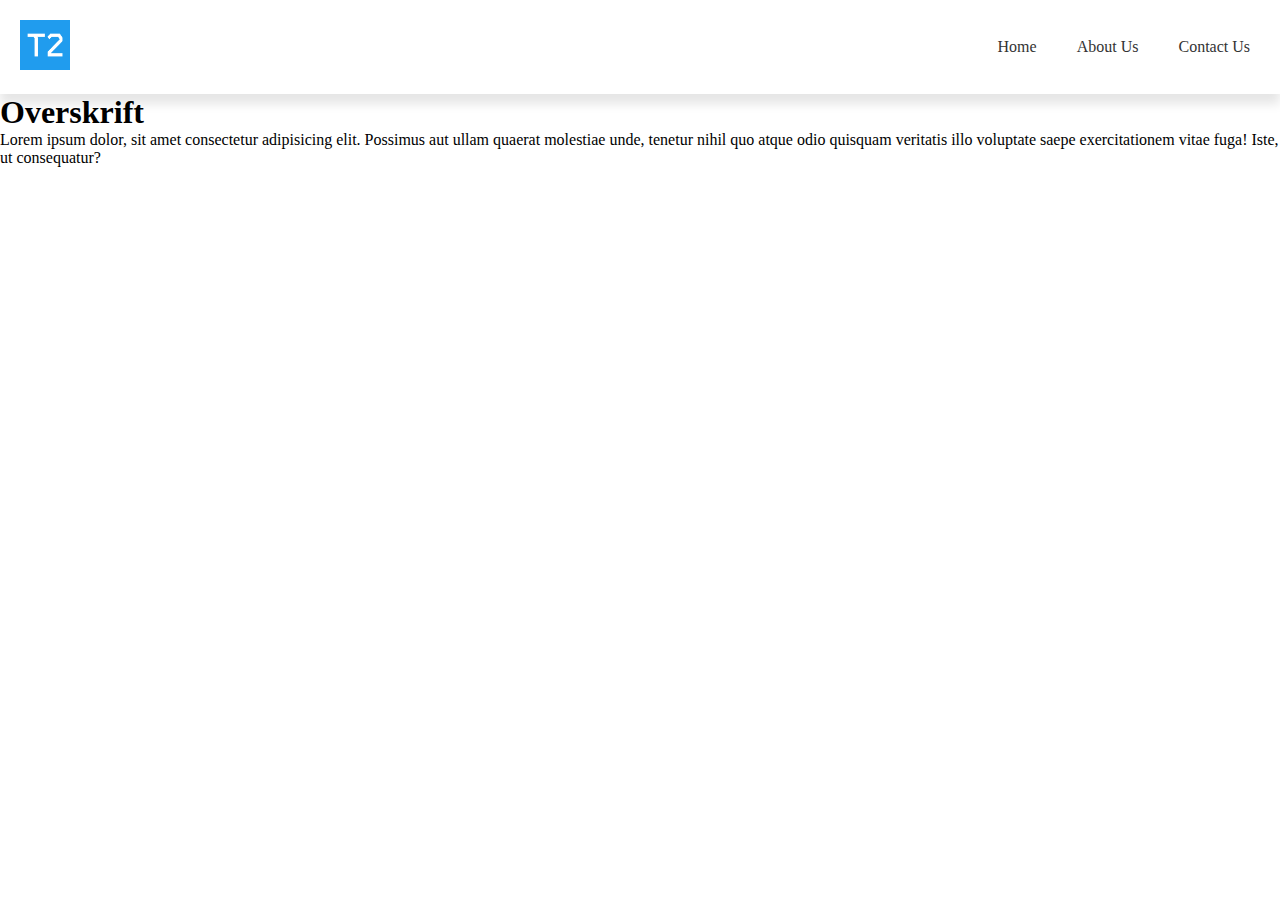
<file: menu/index.html>
<!DOCTYPE html>
<html lang="en">

<head>
    <meta charset="UTF-8">
    <meta http-equiv="X-UA-Compatible" content="IE=edge">
    <meta name="viewport" content="width=device-width, initial-scale=1.0">
    <title>Menu test1</title>
    <link rel="stylesheet" href="style.css">
</head>

<body>
    <header>
        <div class="logo">
            <a href="/">
                <img src="logo.png" alt="Logo">
            </a>
        </div>
        <nav>
            <ul class="menu">
                <li><a href="index.html">Home</a></li>
                <li><a href="index.html">About Us</a></li>
                <li><a href="index.html">Contact Us</a></li>
            </ul>
            <button class="burger">
                <span class="line"></span>
                <span class="line"></span>
                <span class="line"></span>
            </button>
        </nav>
    </header>


    <main>
        <h1>Overskrift</h1>
        <p>Lorem ipsum dolor, sit amet consectetur adipisicing elit. Possimus aut ullam quaerat molestiae unde, tenetur
            nihil quo atque odio quisquam veritatis illo voluptate saepe exercitationem vitae fuga! Iste, ut
            consequatur?</p>
    </main>

    <script src="menu.js"></script>
</body>

</html>
</file>
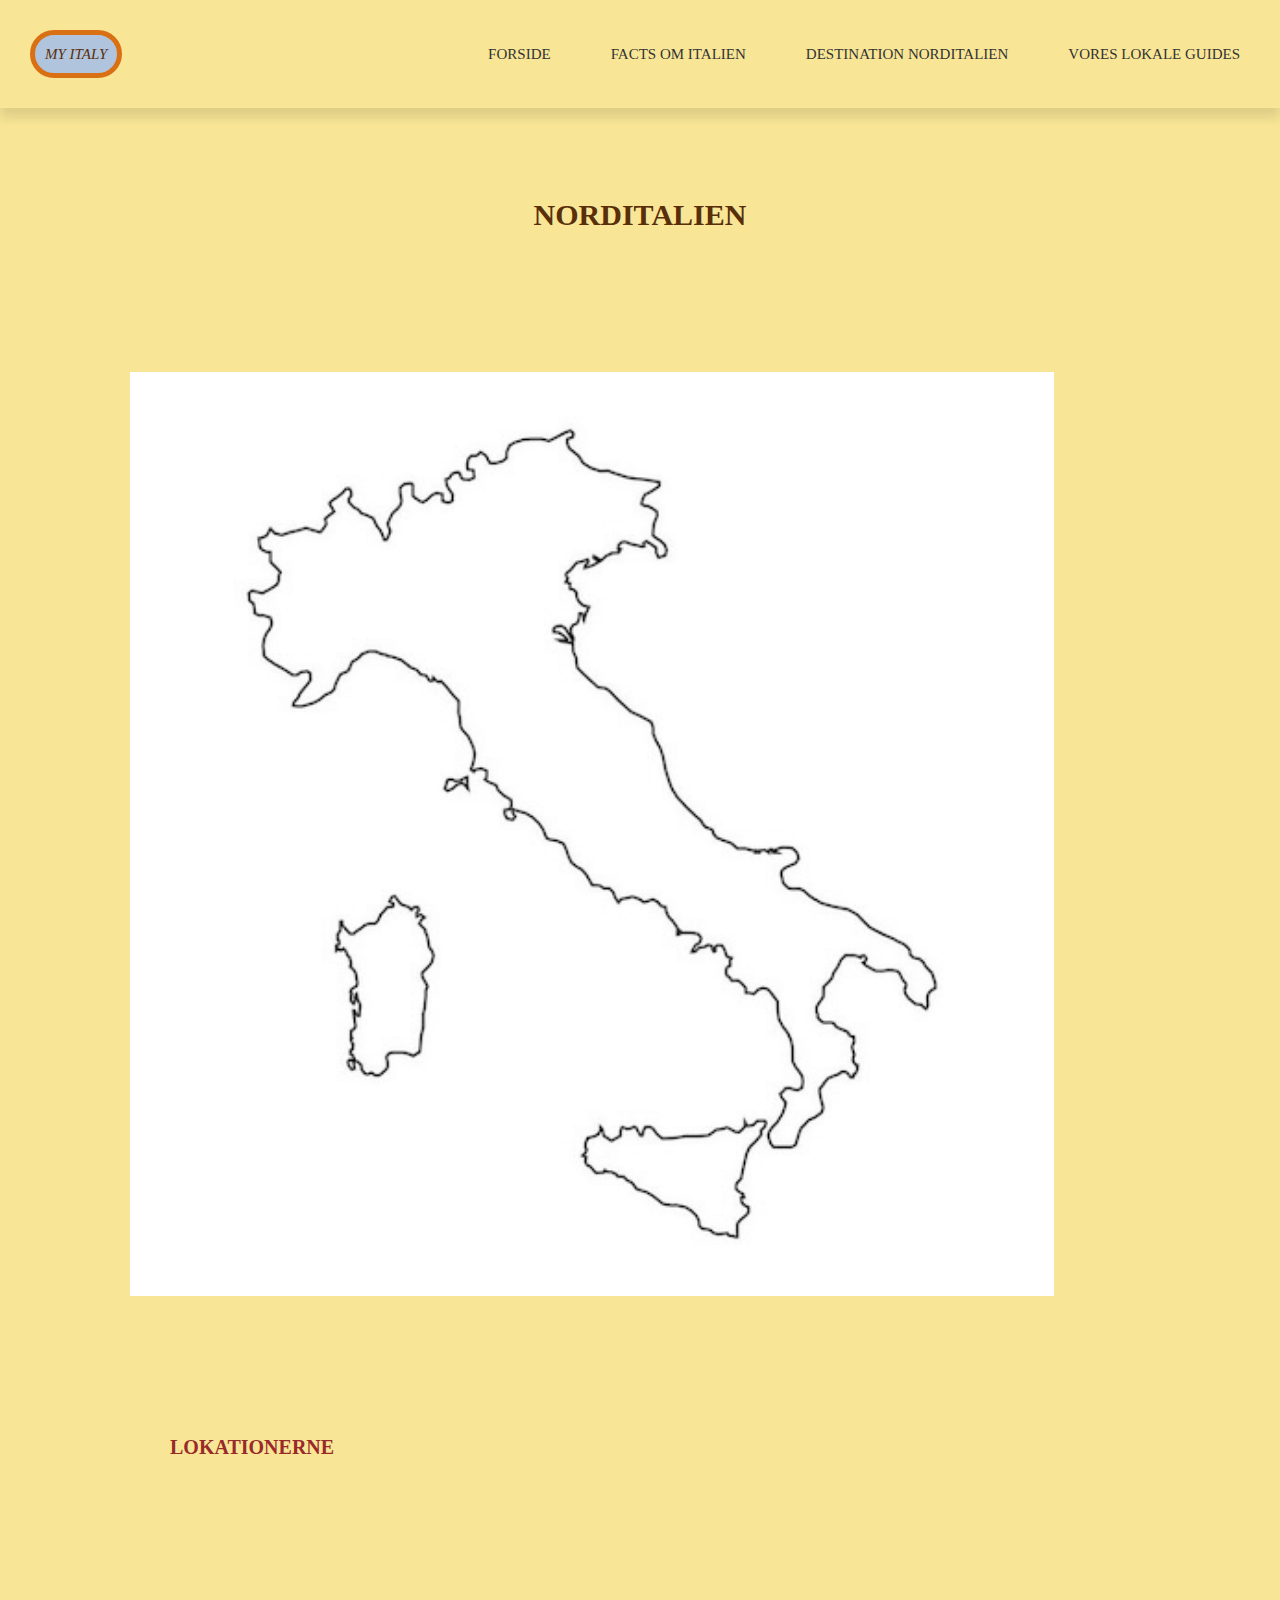
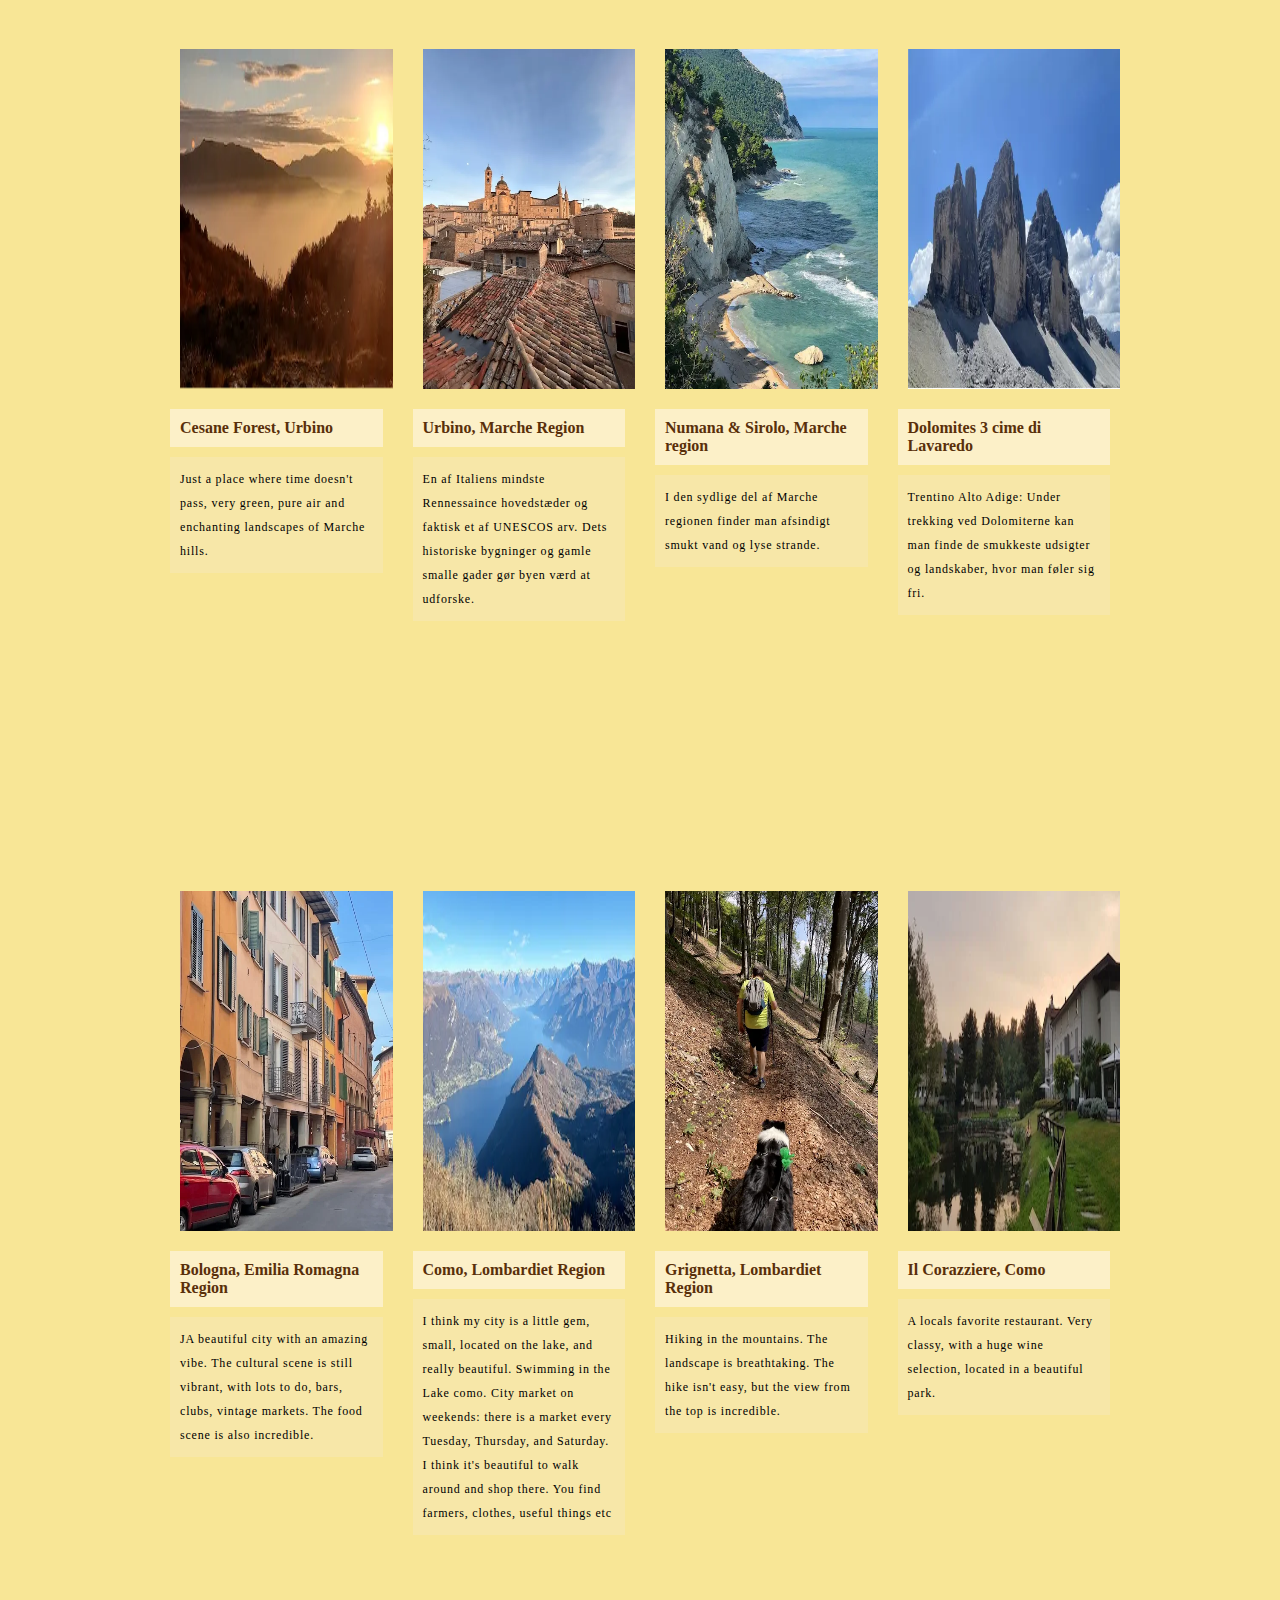
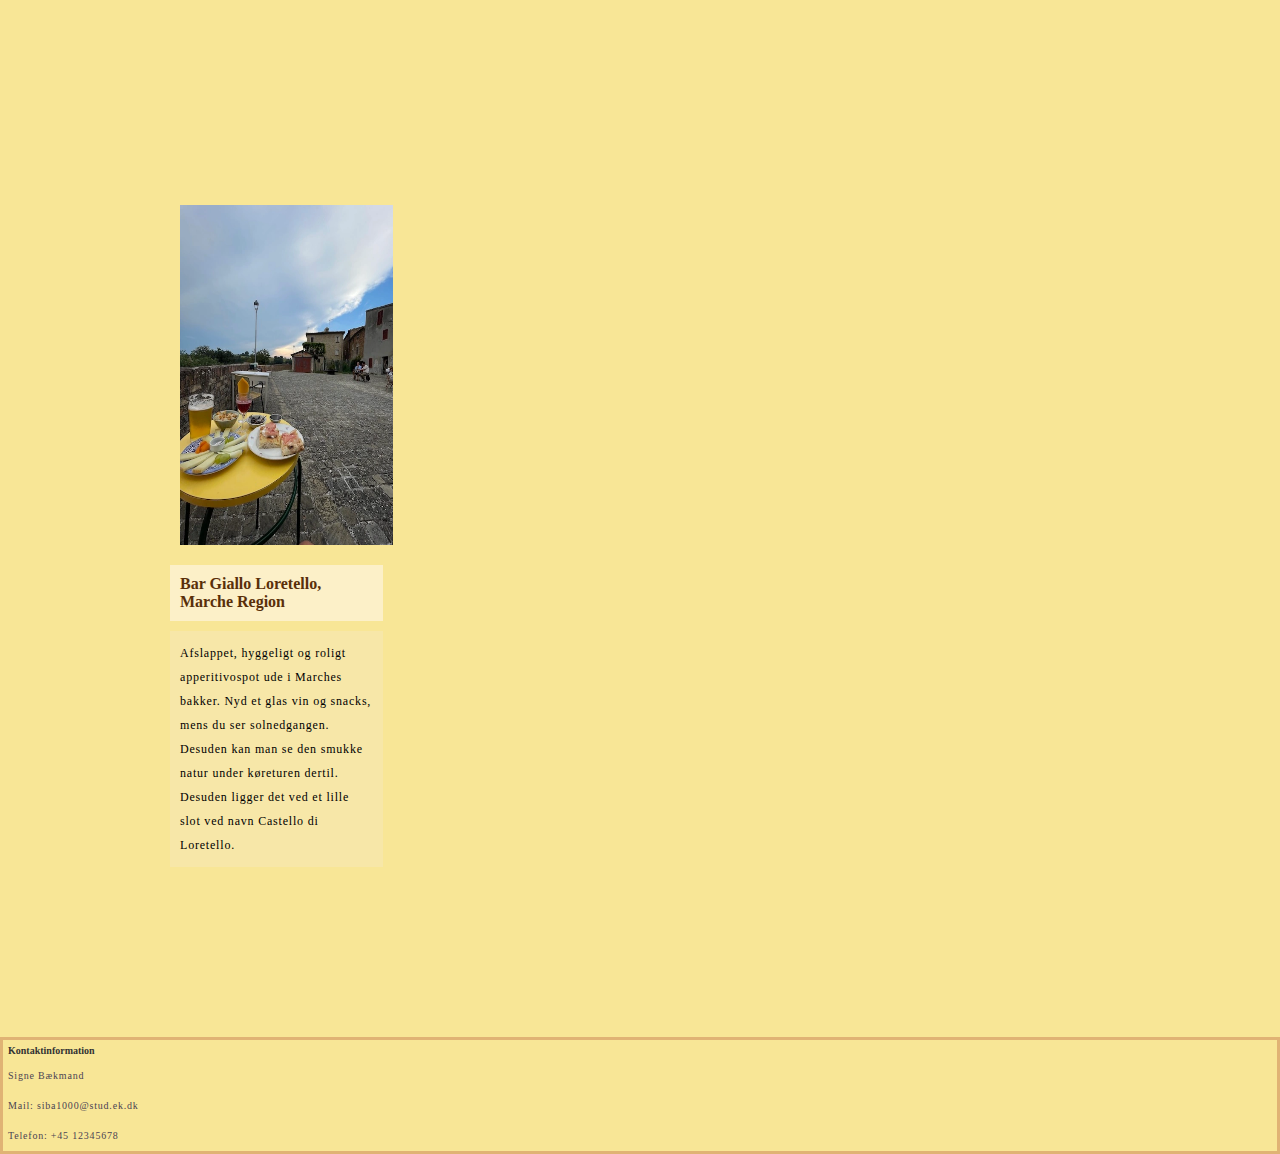
<file: destination.html>
<!DOCTYPE html>
<html lang="da">

<head>
  <meta charset="UTF-8">
  <meta name="viewport" content="width=device-width, initial-scale=1.0">
  <meta name="robots" content="noindex">
  <title>My Italy</title>
  <link rel="stylesheet" href="generel.css">
  <link rel="stylesheet" href="style.css">
  <link rel="preconnect" href="https://fonts.googleapis.com">
  <link rel="preconnect" href="https://fonts.gstatic.com" crossorigin>
  <link href="https://fonts.googleapis.com/css2?family=Bowlby+One&family=News+Cycle:wght@400;700&display=swap"
    rel="stylesheet">
</head>

<body>
  <header>
    <div class="logo">
      <a href="index.html">MY ITALY</a>
    </div>

    <nav>
      <ul class="menu">
        <li><a href="index.html">FORSIDE</a></li>
        <li><a href="facts_om_italien.html">FACTS OM ITALIEN</a></li>
        <li><a href="destination.html">DESTINATION NORDITALIEN</a></li>
        <li><a href="voreslokale.html">VORES LOKALE GUIDES</a></li>

      </ul>
      <button class="burger">
        <span class="line"></span>
        <span class="line"></span>
        <span class="line"></span>
      </button>
    </nav>
  </header>

  <main>
    <section class="grid_nord">
      <h2>NORDITALIEN</h2>
      <img src="map.jpeg" alt="map" class="img5">
    </section>

    <div class="grid_3">
      <h3>LOKATIONERNE</h3>
    </div>


    <div class="grid_1-1-1-1">
      <div>
        <img src="webpitaly/lokationer/skoventoge.webp" alt="skoventoge" class="img6">
        <h4>Cesane Forest, Urbino </h4>
        <p>Just a place where time doesn't pass, very green, pure air and enchanting landscapes of Marche hills.</p>
      </div>

      <div>
        <img src="webpitaly/lokationer/urbinotown.webp" alt=" urbinotown" class="img7">
        <h4>Urbino, Marche Region </h4>
        <p>En af Italiens mindste Rennessaince hovedstæder og faktisk et af UNESCOS arv. Dets historiske bygninger og
          gamle smalle
          gader gør byen værd at udforske.</p>
      </div>

      <div>
        <img src="webpitaly/lokationer/numanasirolor.webp" alt="numanasirolor" class="img8">
        <h4>Numana & Sirolo, Marche region</h4>
        <p>I den sydlige del af Marche regionen finder man afsindigt smukt vand og lyse strande.</p>
      </div>

      <div>
        <img src="webpitaly/lokationer/Dolomites.webp" alt="Dolomites" class="img9">
        <h4>Dolomites 3 cime di Lavaredo</h4>
        <p>Trentino Alto Adige:
          Under trekking ved Dolomiterne kan man finde de smukkeste udsigter og landskaber, hvor man føler sig fri.</p>
      </div>
    </div>

    <div class="grid_1-1-1-1">
      <div>
        <img src="marta/IMG_8166.webp" alt="bologna" class="img10">
        <h4> Bologna, Emilia Romagna Region</h4>
        <p>JA beautiful city with an amazing vibe. The cultural scene is still vibrant, with lots to do, bars, clubs,
          vintage
          markets. The food scene is also incredible.</p>
      </div>

      <div>
        <img src="marta/lakecomo.webp" alt="lakecomo" class="img11">
        <h4>Como, Lombardiet Region</h4>
        <p>I think my city is a little gem, small, located on the lake, and really beautiful.
          Swimming in the Lake como.
          City market on weekends: there is a market every Tuesday, Thursday, and Saturday. I think it's beautiful to
          walk around and shop there. You find farmers, clothes, useful things etc</p>
      </div>

      <div>
        <img src="marta/martahiking.webp" alt="hiking" class="img12">
        <h4>Grignetta, Lombardiet Region</h4>
        <p>Hiking in the mountains. The landscape is breathtaking. The hike isn't easy, but the
          view from the top is incredible.</p>
      </div>

      <div>
        <img src="marta/restaurante.webp" alt="restaurante" class="img13">
        <h4>Il Corazziere, Como</h4>
        <p>A locals favorite restaurant. Very classy, with a huge wine selection, located in a beautiful park.</p>
      </div>
    </div>

    <div class="grid_1-1-1-1">
      <div>
        <img src="marta/IMG2218ap.webp" alt="ap" class="img14">
        <h4>Bar Giallo Loretello, Marche Region</h4>
        <p>Afslappet, hyggeligt og roligt apperitivospot ude i Marches bakker. Nyd et glas vin og snacks, mens du ser
          solnedgangen. Desuden kan man se den smukke natur under køreturen dertil. Desuden ligger det ved et lille slot
          ved navn Castello di Loretello.</p>
      </div>
    </div>

  </main>
  <footer>
    <div class="grid_footer">
      <h6> Kontaktinformation</h6>
      <p>Signe Bækmand</p>
      <p>Mail: siba1000@stud.ek.dk</p>
      <p>Telefon: +45 12345678</p>
    </div>
  </footer>
  <script src="menu/menu.js"></script>
</body>

</html>
</file>
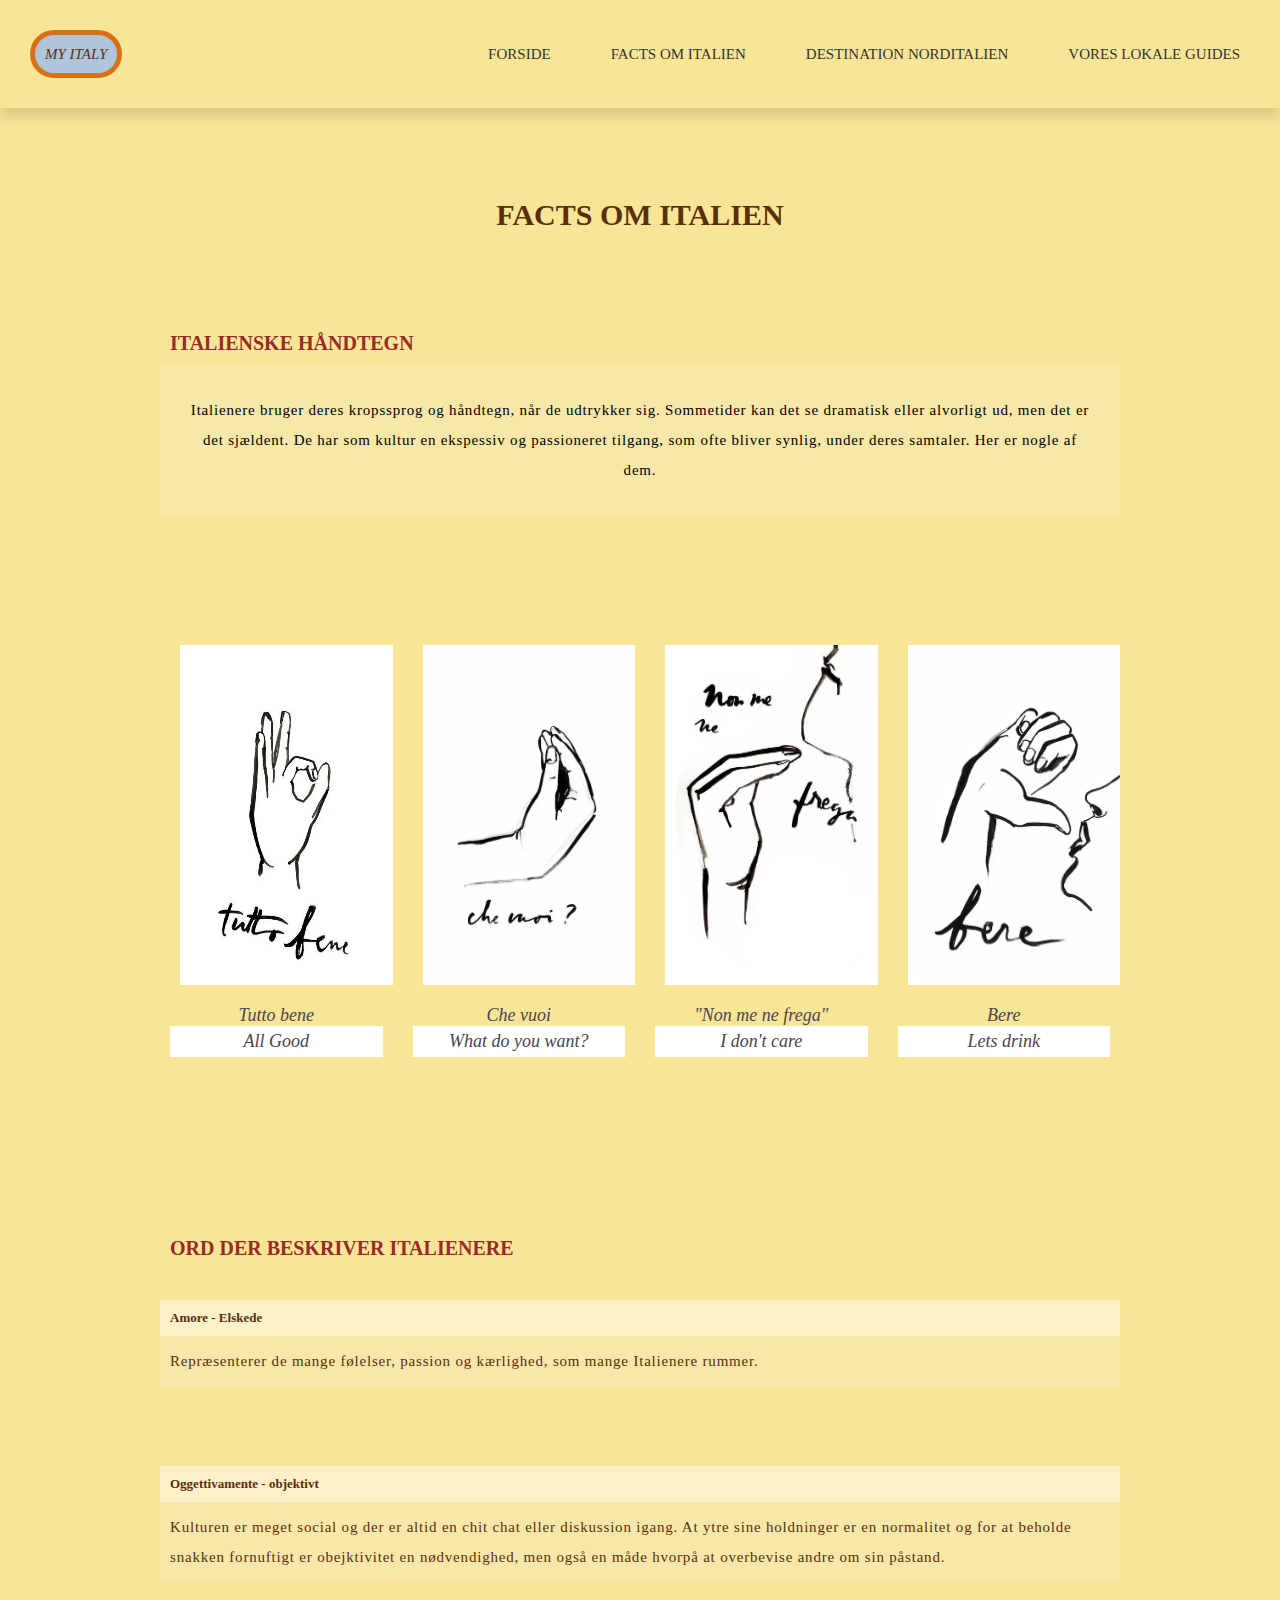
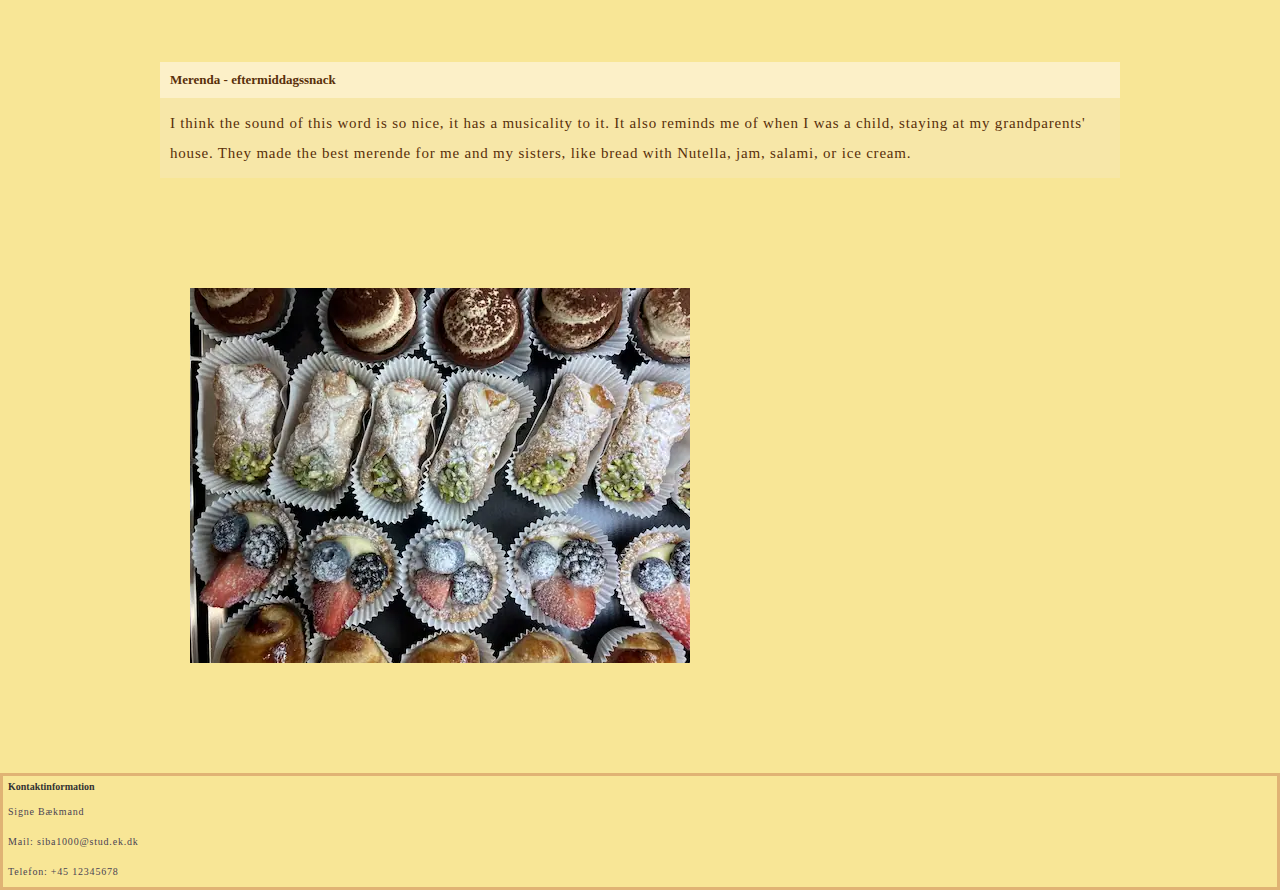
<file: facts_om_italien.html>
<!DOCTYPE html>
<html lang="da">

<head>
  <meta charset="UTF-8">
  <meta name="viewport" content="width=device-width, initial-scale=1.0">
  <meta name="robots" content="noindex">
  <title>My Italy</title>
  <link rel="stylesheet" href="generel.css">
  <link rel="stylesheet" href="style.css">
  <link rel="preconnect" href="https://fonts.googleapis.com">
  <link rel="preconnect" href="https://fonts.gstatic.com" crossorigin>
  <link href="https://fonts.googleapis.com/css2?family=Bowlby+One&family=News+Cycle:wght@400;700&display=swap"
    rel="stylesheet">
</head>

<body>
  <header>
    <div class="logo">
      <a href="index.html">MY ITALY</a>
    </div>

    <nav>
      <ul class="menu">
        <li><a href="index.html">FORSIDE</a></li>
        <li><a href="facts_om_italien.html">FACTS OM ITALIEN</a></li>
        <li><a href="destination.html">DESTINATION NORDITALIEN</a></li>
        <li><a href="voreslokale.html">VORES LOKALE GUIDES</a></li>

      </ul>
      <button class="burger">
        <span class="line"></span>
        <span class="line"></span>
        <span class="line"></span>
      </button>
    </nav>
  </header>

  <main>
    <div class="grid_h2">
      <h2>FACTS OM ITALIEN</h2>
    </div>
    <section class="grid_1-1-1">
      <div>
        <h3>ITALIENSKE HÅNDTEGN</h3>
        <p>Italienere bruger deres kropssprog og håndtegn, når de udtrykker sig. Sommetider kan det se dramatisk eller
          alvorligt
          ud, men det er det sjældent. De har som kultur en ekspessiv og passioneret tilgang, som ofte bliver synlig,
          under deres
          samtaler. Her er nogle af dem.</p>
      </div>
    </section>


    <div class="grid_1-1-1-1">

      <div>
        <img src="webpitaly/tegn/tuttobene.webp" alt="tuttobene" class="imgtutto">
        <dl>
          <dt>Tutto bene</dt>
          <dd> All Good </dd>
        </dl>
      </div>

      <div>
        <img src="webpitaly/tegn/chemoi.webp" alt="chevuoi" class="imgche">
        <dl>
          <dt>Che vuoi</dt>
          <dd>What do you want?</dd>
        </dl>
      </div>


      <div>
        <img src="webpitaly/tegn/nonmefrega.webp" alt="nonmefrega" class="imgnon">
        <dl>
          <dt>"Non me ne frega"</dt>
          <dd>I don't care</dd>
        </dl>
      </div>

      <div>
        <img src="webpitaly/tegn/bere.webp" alt="bere" class="imgbere">
        <dl>
          <dt>Bere</dt>
          <dd>Lets drink</dd>
        </dl>
      </div>
    </div>

    <div class="grid_3">
      <h3>ORD DER BESKRIVER ITALIENERE</h3>

      <h4>Amore - Elskede</h4>
      <p> Repræsenterer de mange følelser, passion og kærlighed, som mange Italienere rummer.</p>

      <h4>Oggettivamente - objektivt</h4>
      <p> Kulturen er meget social og der er altid en chit chat eller diskussion igang. At ytre
        sine
        holdninger er en normalitet og for at beholde snakken fornuftigt er obejktivitet en nødvendighed, men også en
        måde
        hvorpå at overbevise andre om sin påstand. </p>

      <h4> Merenda - eftermiddagssnack </h4>
      <p>I think the sound of this word is so nice, it has a musicality to it. It also
        reminds me
        of when I was a child, staying at my grandparents' house. They made the best merende for me and my sisters, like
        bread
        with Nutella, jam, salami, or ice cream.
      </p>
      <img src="marta/afternoonsnack.webp" alt="afternoonsnack" class="imgsnack">
    </div>

  </main>

  <footer>
    <div class="grid_footer">
      <h6> Kontaktinformation</h6>
      <p>Signe Bækmand</p>
      <p>Mail: siba1000@stud.ek.dk</p>
      <p>Telefon: +45 12345678</p>
    </div>
  </footer>

  <script src="menu/menu.js"></script>

</body>

</html>
</file>
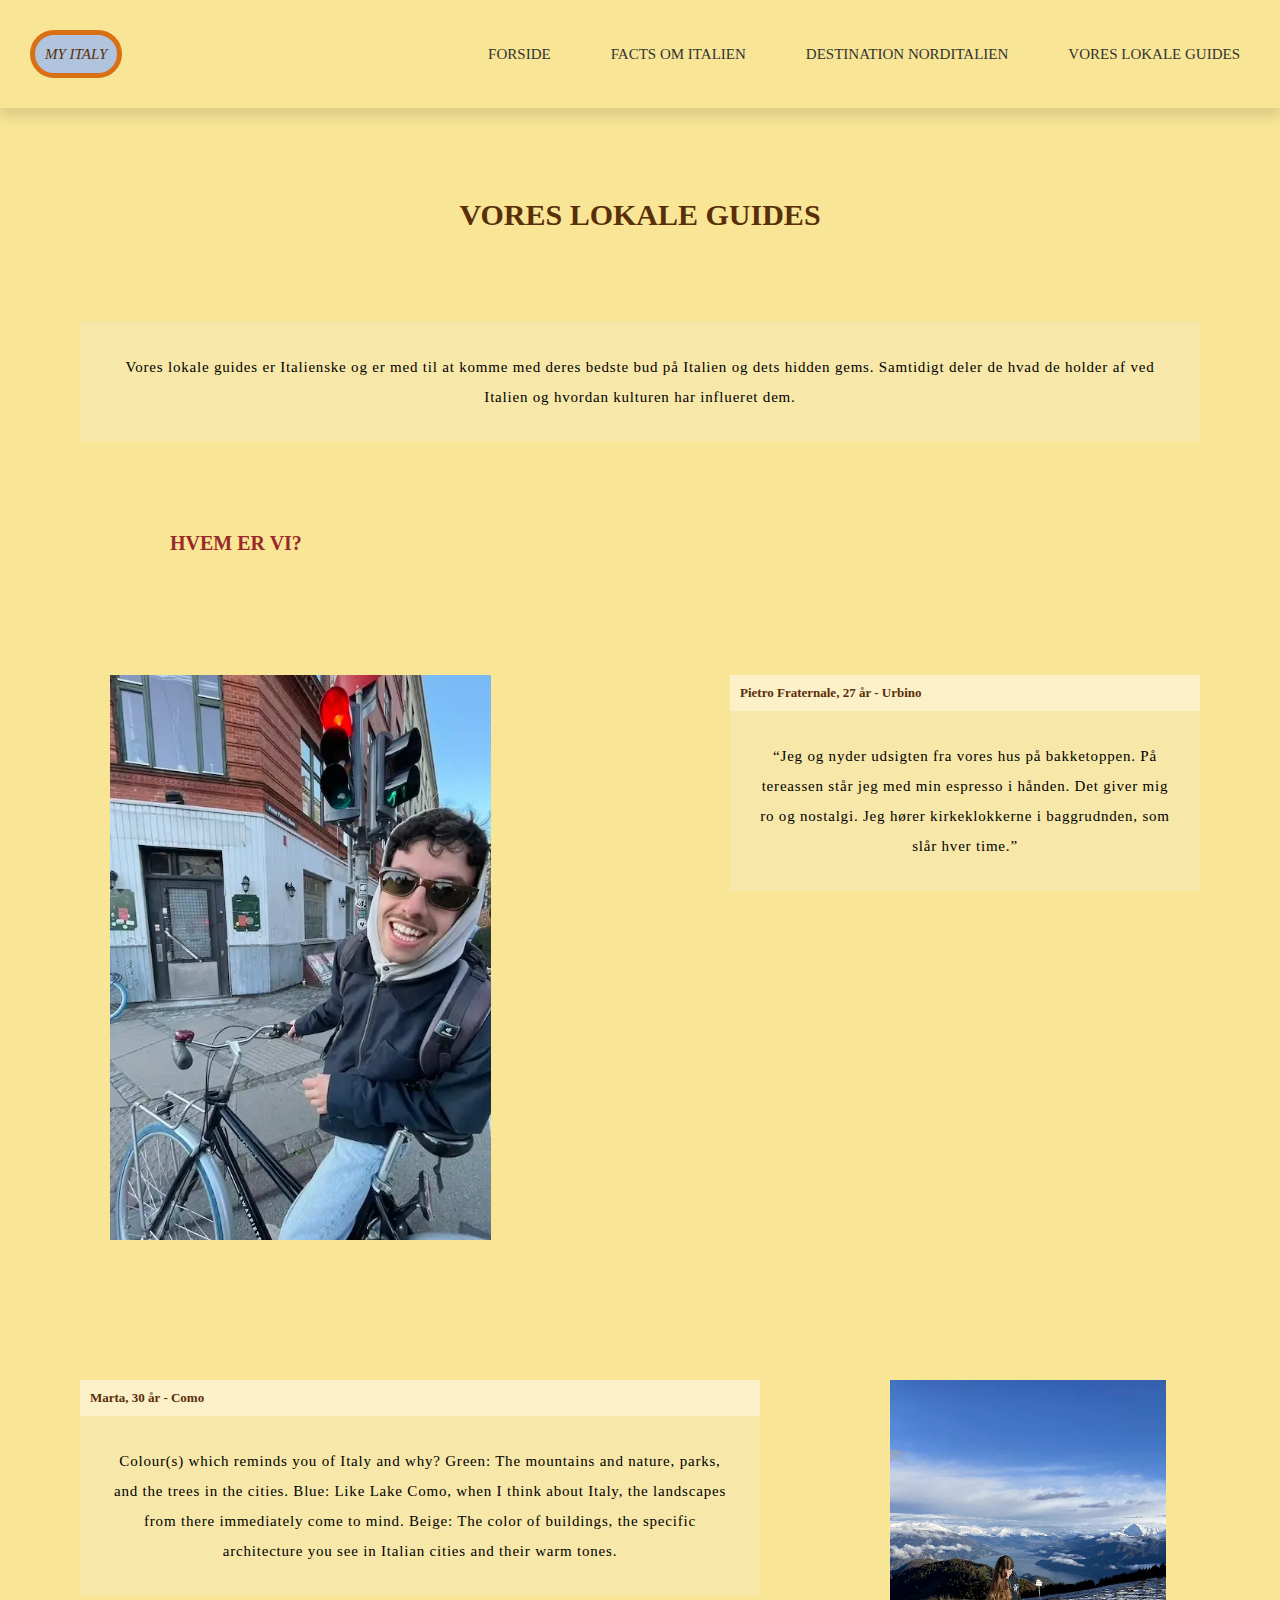
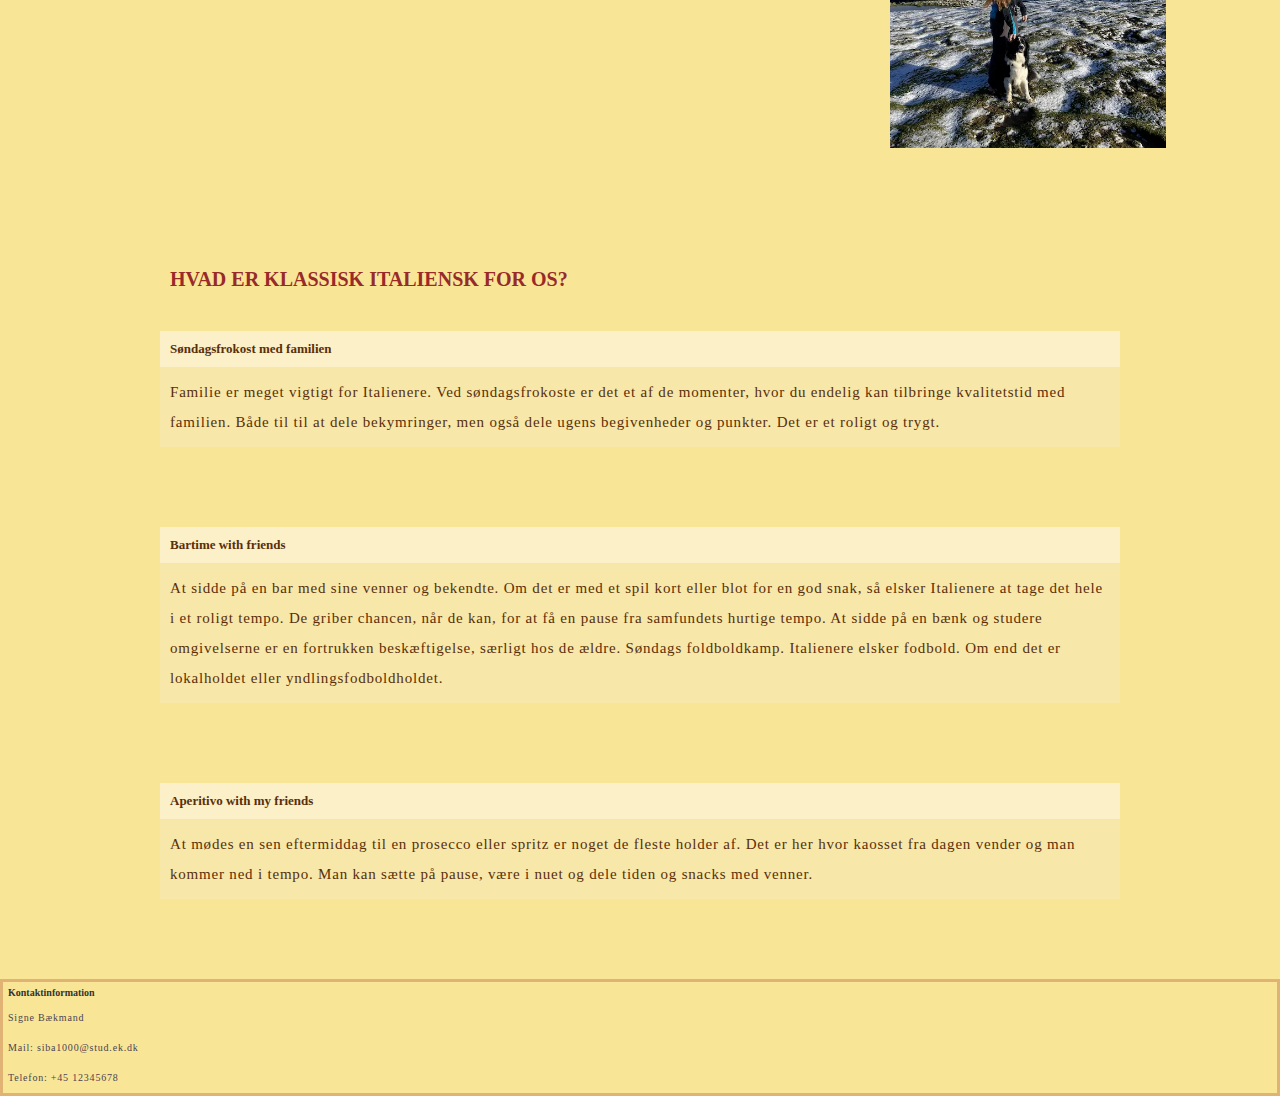
<file: voreslokale.html>
<!DOCTYPE html>
<html lang="da">

<head>
  <meta charset="UTF-8">
  <meta name="viewport" content="width=device-width, initial-scale=1.0">
  <meta name="robots" content="noindex">
  <title>My Italy</title>
  <link rel="stylesheet" href="generel.css">
  <link rel="stylesheet" href="style.css">
  <link rel="preconnect" href="https://fonts.googleapis.com">
  <link rel="preconnect" href="https://fonts.gstatic.com" crossorigin>
  <link href="https://fonts.googleapis.com/css2?family=Bowlby+One&family=News+Cycle:wght@400;700&display=swap"
    rel="stylesheet">
</head>

<body>
  <header>
    <div class="logo">
      <a href="index.html">MY ITALY</a>
    </div>

    <nav>
      <ul class="menu">
        <li><a href="index.html">FORSIDE</a></li>
        <li><a href="facts_om_italien.html">FACTS OM ITALIEN</a></li>
        <li><a href="destination.html">DESTINATION NORDITALIEN</a></li>
        <li><a href="voreslokale.html">VORES LOKALE GUIDES</a></li>
      </ul>
      <button class="burger">
        <span class="line"></span>
        <span class="line"></span>
        <span class="line"></span>
      </button>
    </nav>
  </header>
  <main>

    <section class="grid_0-1">
      <h2>VORES LOKALE GUIDES</h2>
      <p>Vores lokale guides er Italienske og er med til at komme med deres bedste bud på Italien og dets hidden gems.
        Samtidigt
        deler de hvad de holder af ved Italien og hvordan kulturen har influeret dem.</p>
    </section>

    <div class="grid_3">
      <h3>HVEM ER VI?</h3>
    </div>

    <div class="grid_1">
      <div>
        <img src="webpitaly/guide/pietro.webp" alt="pietro" class="img15">
      </div>
      <div>
        <h4> Pietro Fraternale, 27 år - Urbino</h4>
        <p>“Jeg og nyder udsigten fra vores hus på bakketoppen. På tereassen står jeg med min espresso i hånden. Det
          giver mig ro
          og nostalgi. Jeg hører kirkeklokkerne i baggrudnden, som slår hver time.”</p>
      </div>
    </div>

    <div class="grid_2">
      <div class="order">
        <img src="marta/hikingm.webp" alt="marta" class="img16">
      </div>
      <div>
        <h4> Marta, 30 år - Como</h4>
        <p> Colour(s) which reminds you of Italy and why?
          Green: The mountains and nature, parks, and the trees in the cities.
          Blue: Like Lake Como, when I think about Italy, the landscapes from there immediately come to mind.
          Beige: The color of buildings, the specific architecture you see in Italian cities and their warm tones. <br>
        </p>
      </div>

    </div>


    <div class="grid_3">
      <div>
        <h3>HVAD ER KLASSISK ITALIENSK FOR OS?</h3>
        <h4>Søndagsfrokost med familien</h4>
        <p>Familie er meget vigtigt for Italienere. Ved søndagsfrokoste er det et af de
          momenter, hvor
          du endelig kan tilbringe kvalitetstid med familien. Både til til at dele bekymringer, men også dele ugens
          begivenheder
          og punkter. Det er et roligt og trygt.</p>
        <h4>Bartime with friends</h4>
        <p>At sidde på en bar med sine venner og bekendte. Om det er med et spil kort eller blot for en god snak, så
          elsker
          Italienere at tage det hele i et roligt tempo. De griber chancen, når de kan, for at få en pause fra
          samfundets hurtige
          tempo. At sidde på en bænk og studere omgivelserne er en fortrukken beskæftigelse, særligt hos de ældre.
          Søndags
          foldboldkamp. Italienere elsker fodbold. Om end det er lokalholdet eller yndlingsfodboldholdet.</p>
        <h4>Aperitivo with my friends</h4>
        <p>At mødes en sen eftermiddag til en prosecco eller spritz er noget de fleste holder af. Det er her hvor
          kaosset fra dagen vender og man kommer ned i tempo. Man kan sætte på pause, være i nuet og dele tiden og
          snacks med venner.</p>
      </div>
    </div>
  </main>
  <footer>
    <div class="grid_footer">
      <h6> Kontaktinformation</h6>
      <p>Signe Bækmand</p>
      <p>Mail: siba1000@stud.ek.dk</p>
      <p>Telefon: +45 12345678</p>
    </div>
  </footer>
  <script src="menu/menu.js"></script>
</body>

</html>
</file>
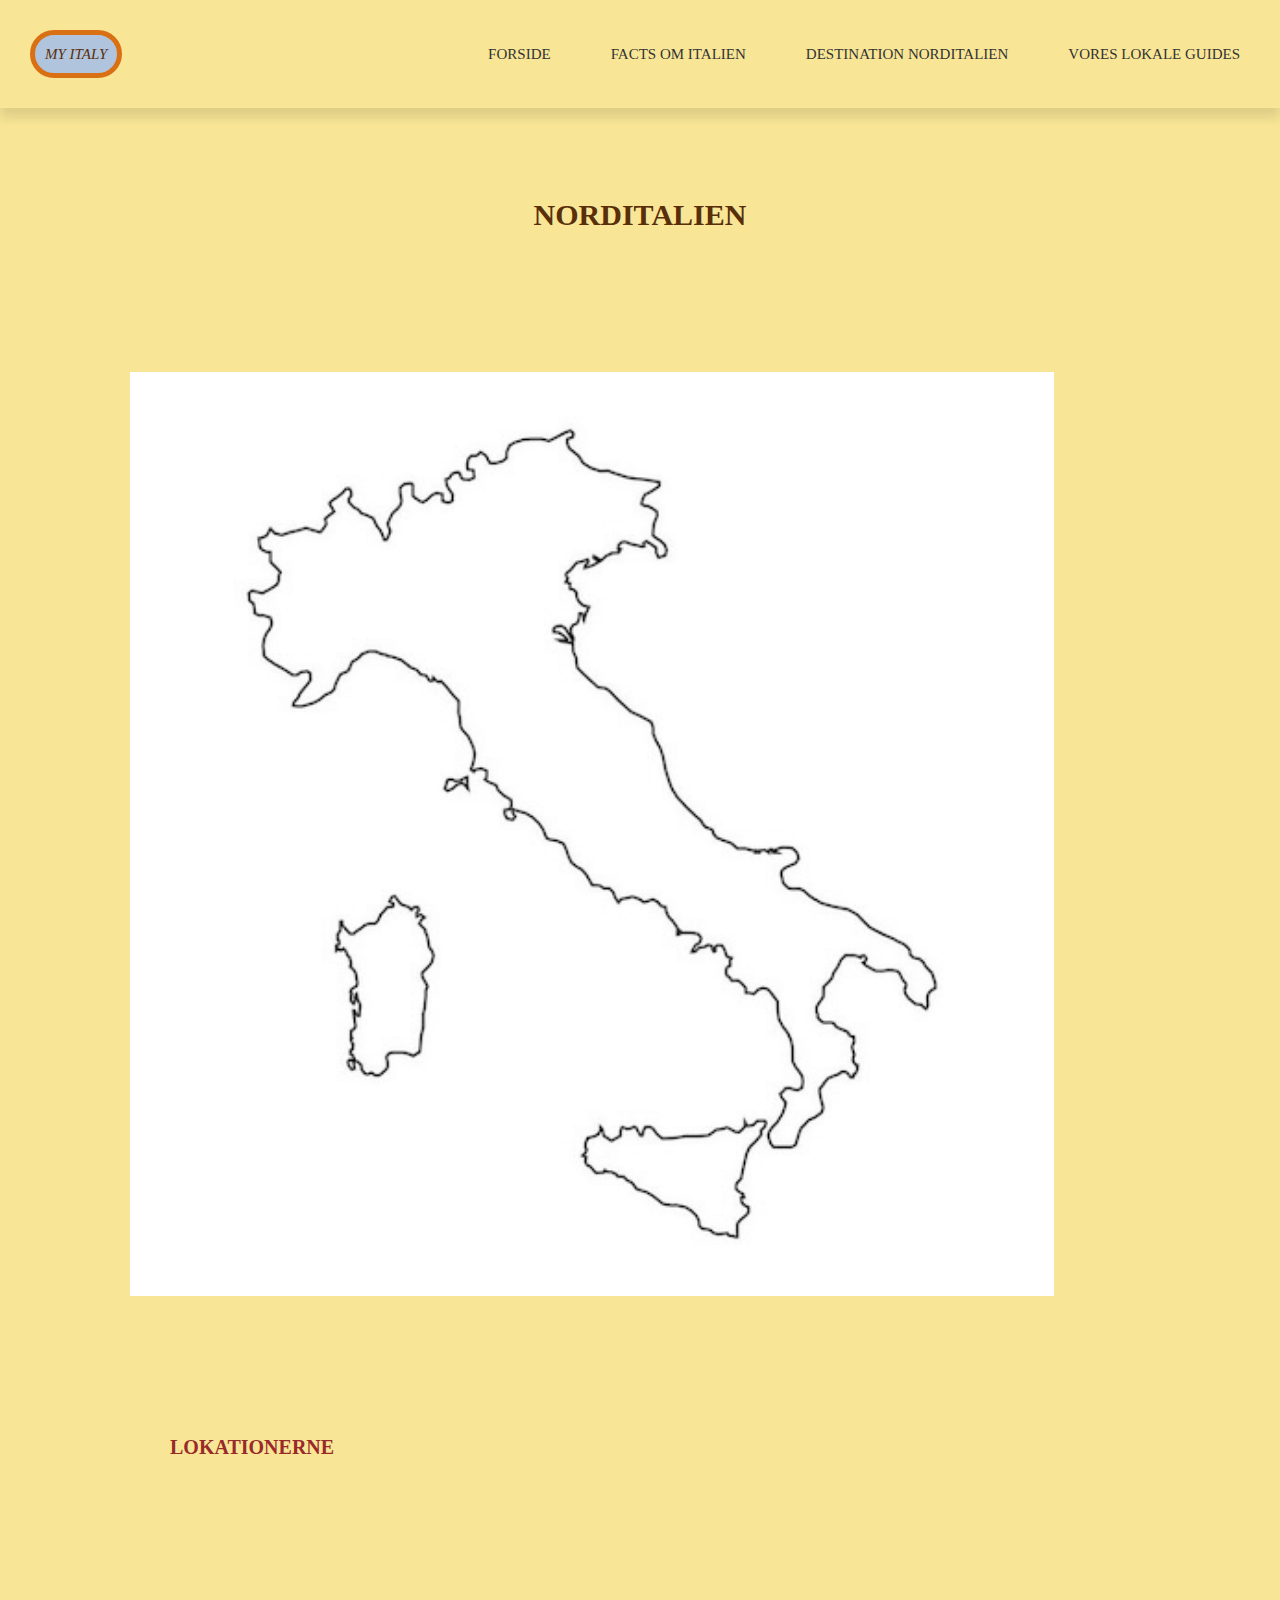
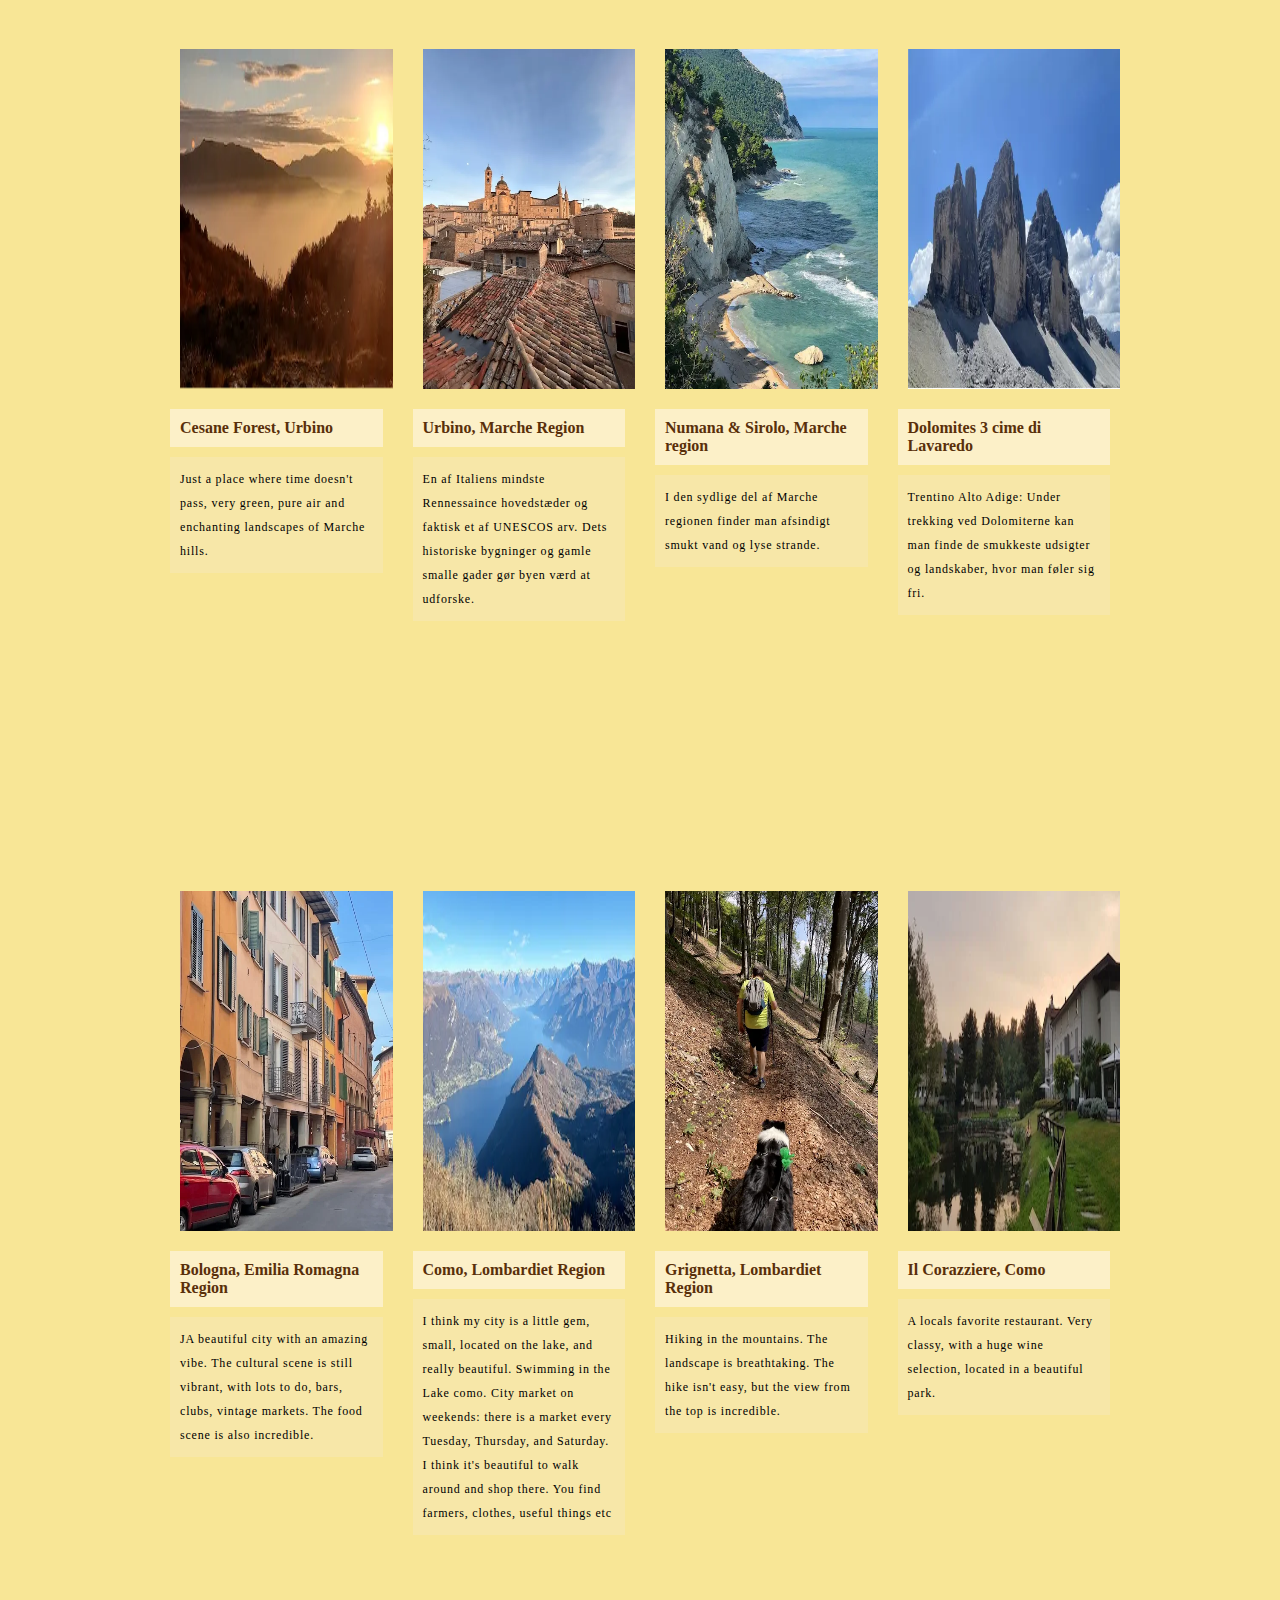
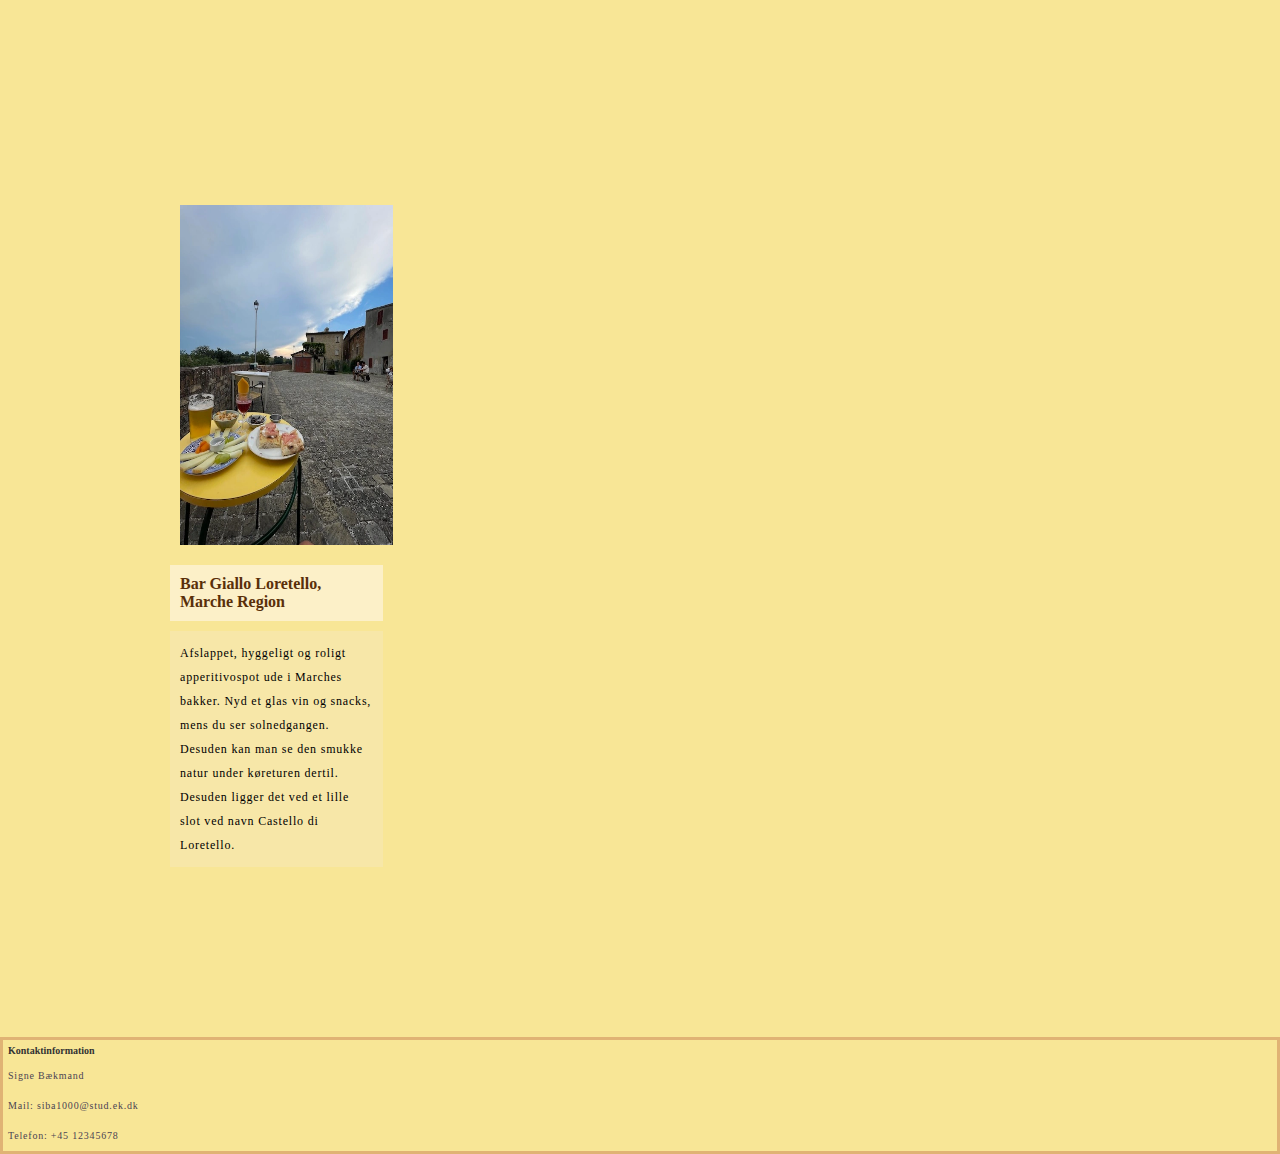
<file: norditalien_web/destination.html>
<!DOCTYPE html>
<html lang="da">

<head>
  <meta charset="UTF-8">
  <meta name="viewport" content="width=device-width, initial-scale=1.0">
  <meta name="robots" content="noindex">
  <title>My Italy</title>
  <link rel="stylesheet" href="generel.css">
  <link rel="stylesheet" href="style.css">
  <link rel="preconnect" href="https://fonts.googleapis.com">
  <link rel="preconnect" href="https://fonts.gstatic.com" crossorigin>
  <link href="https://fonts.googleapis.com/css2?family=Bowlby+One&family=News+Cycle:wght@400;700&display=swap"
    rel="stylesheet">
  <link rel="icon" type="image/png" sizes="32x32" href="favicon_io/favicon-32x32.png">
</head>

<body>
  <header>
    <div class="logo">
      <a href="index.html">MY ITALY</a>
    </div>

    <nav>
      <ul class="menu">
        <li><a href="index.html">FORSIDE</a></li>
        <li><a href="facts_om_italien.html">FACTS OM ITALIEN</a></li>
        <li><a href="destination.html">DESTINATION NORDITALIEN</a></li>
        <li><a href="voreslokale.html">VORES LOKALE GUIDES</a></li>

      </ul>
      <button class="burger">
        <span class="line"></span>
        <span class="line"></span>
        <span class="line"></span>
      </button>
    </nav>
  </header>

  <main>
    <section class="grid_nord">
      <h2>NORDITALIEN</h2>
      <img src="map.jpeg" alt="map" class="img5">
    </section>

    <div class="grid_3">
      <h3>LOKATIONERNE</h3>
    </div>


    <div class="grid_1-1-1-1">
      <div>
        <img src="webpitaly/lokationer/skoventoge.webp" alt="skoventoge" class="img6">
        <h4>Cesane Forest, Urbino </h4>
        <p>Just a place where time doesn't pass, very green, pure air and enchanting landscapes of Marche hills.</p>
      </div>

      <div>
        <img src="webpitaly/lokationer/urbinotown.webp" alt=" urbinotown" class="img7">
        <h4>Urbino, Marche Region </h4>
        <p>En af Italiens mindste Rennessaince hovedstæder og faktisk et af UNESCOS arv. Dets historiske bygninger og
          gamle smalle
          gader gør byen værd at udforske.</p>
      </div>

      <div>
        <img src="webpitaly/lokationer/numanasirolor.webp" alt="numanasirolor" class="img8">
        <h4>Numana & Sirolo, Marche region</h4>
        <p>I den sydlige del af Marche regionen finder man afsindigt smukt vand og lyse strande.</p>
      </div>

      <div>
        <img src="webpitaly/lokationer/Dolomites.webp" alt="Dolomites" class="img9">
        <h4>Dolomites 3 cime di Lavaredo</h4>
        <p>Trentino Alto Adige:
          Under trekking ved Dolomiterne kan man finde de smukkeste udsigter og landskaber, hvor man føler sig fri.</p>
      </div>
    </div>

    <div class="grid_1-1-1-1">
      <div>
        <img src="marta/IMG_8166.webp" alt="bologna" class="img10">
        <h4> Bologna, Emilia Romagna Region</h4>
        <p>JA beautiful city with an amazing vibe. The cultural scene is still vibrant, with lots to do, bars, clubs,
          vintage
          markets. The food scene is also incredible.</p>
      </div>

      <div>
        <img src="marta/lakecomo.webp" alt="lakecomo" class="img11">
        <h4>Como, Lombardiet Region</h4>
        <p>I think my city is a little gem, small, located on the lake, and really beautiful.
          Swimming in the Lake como.
          City market on weekends: there is a market every Tuesday, Thursday, and Saturday. I think it's beautiful to
          walk around and shop there. You find farmers, clothes, useful things etc</p>
      </div>

      <div>
        <img src="marta/martahiking.webp" alt="hiking" class="img12">
        <h4>Grignetta, Lombardiet Region</h4>
        <p>Hiking in the mountains. The landscape is breathtaking. The hike isn't easy, but the
          view from the top is incredible.</p>
      </div>

      <div>
        <img src="marta/restaurante.webp" alt="restaurante" class="img13">
        <h4>Il Corazziere, Como</h4>
        <p>A locals favorite restaurant. Very classy, with a huge wine selection, located in a beautiful park.</p>
      </div>
    </div>

    <div class="grid_1-1-1-1">
      <div>
        <img src="marta/IMG2218ap.webp" alt="ap" class="img14">
        <h4>Bar Giallo Loretello, Marche Region</h4>
        <p>Afslappet, hyggeligt og roligt apperitivospot ude i Marches bakker. Nyd et glas vin og snacks, mens du ser
          solnedgangen. Desuden kan man se den smukke natur under køreturen dertil. Desuden ligger det ved et lille slot
          ved navn Castello di Loretello.</p>
      </div>
    </div>

  </main>
  <footer>
    <div class="grid_footer">
      <h6> Kontaktinformation</h6>
      <p>Signe Bækmand</p>
      <p>Mail: siba1000@stud.ek.dk</p>
      <p>Telefon: +45 12345678</p>
    </div>
  </footer>
  <script src="menu/menu.js"></script>
</body>

</html>
</file>
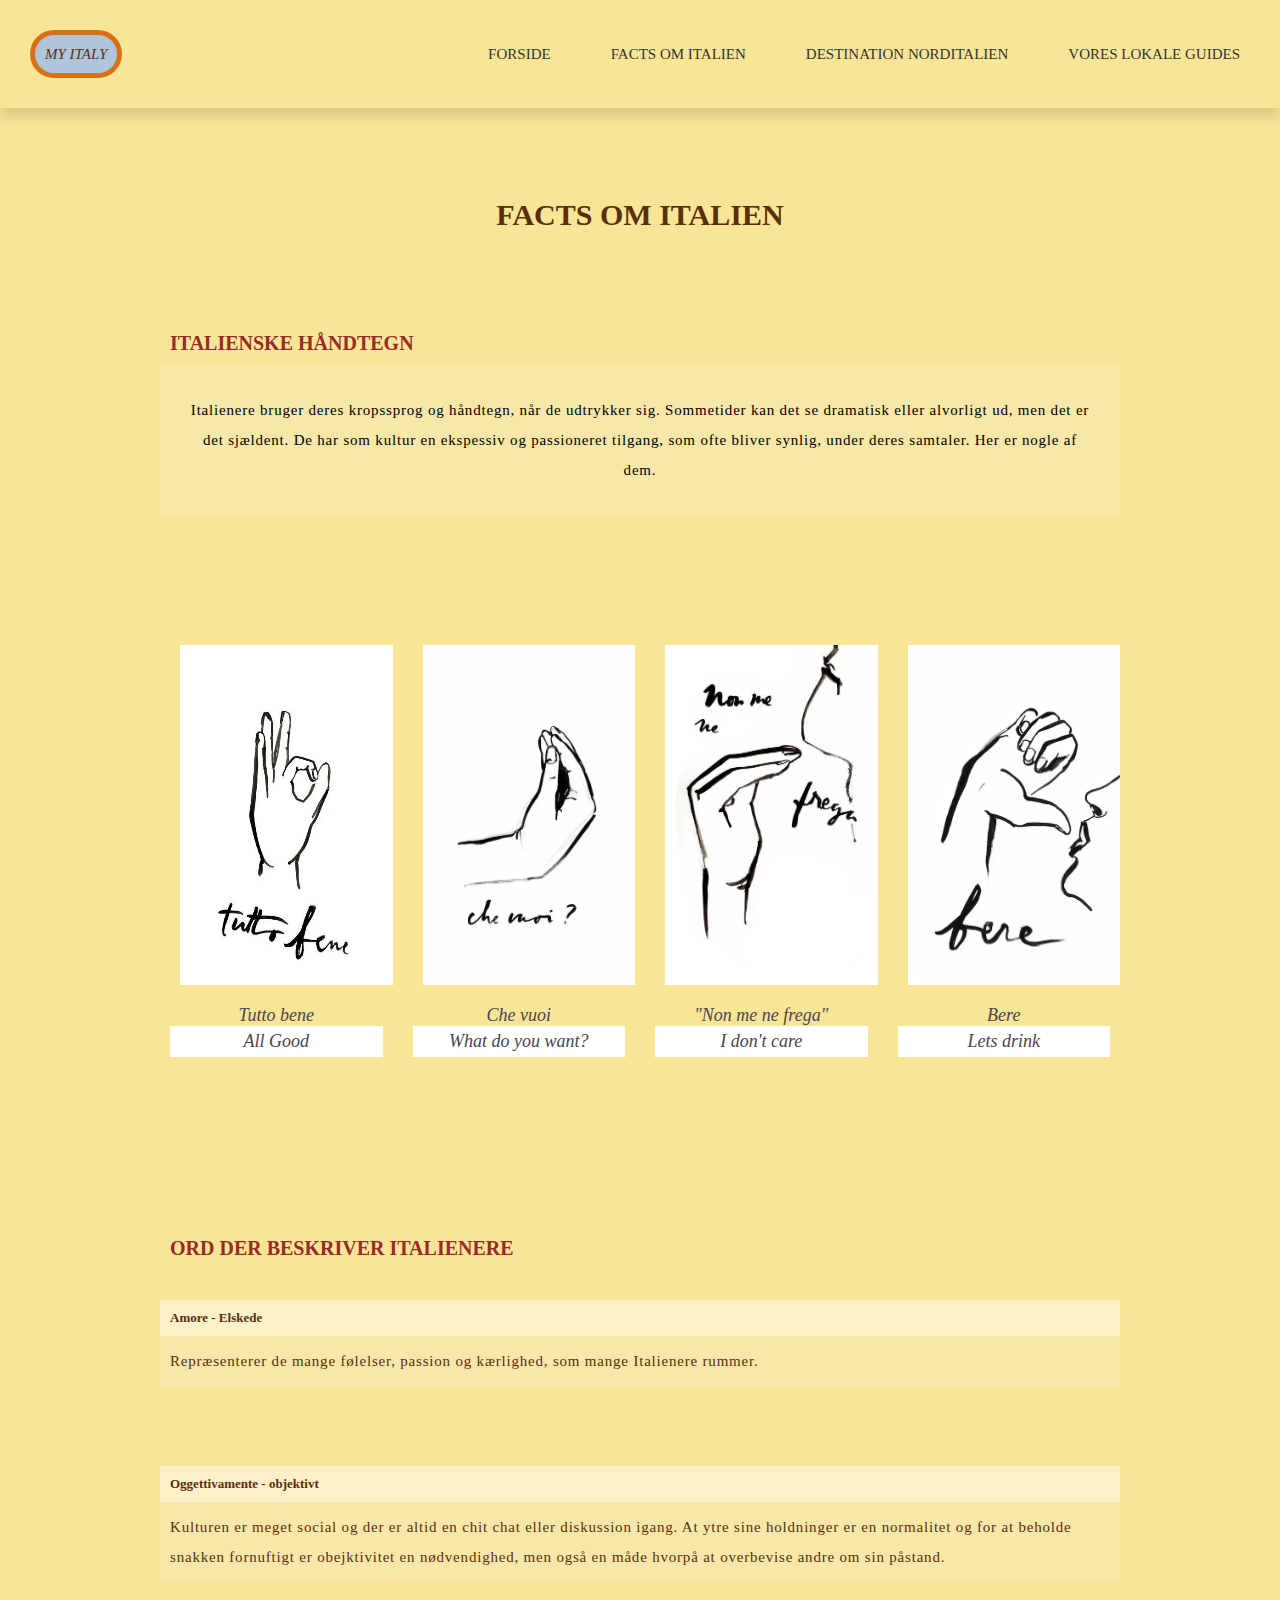
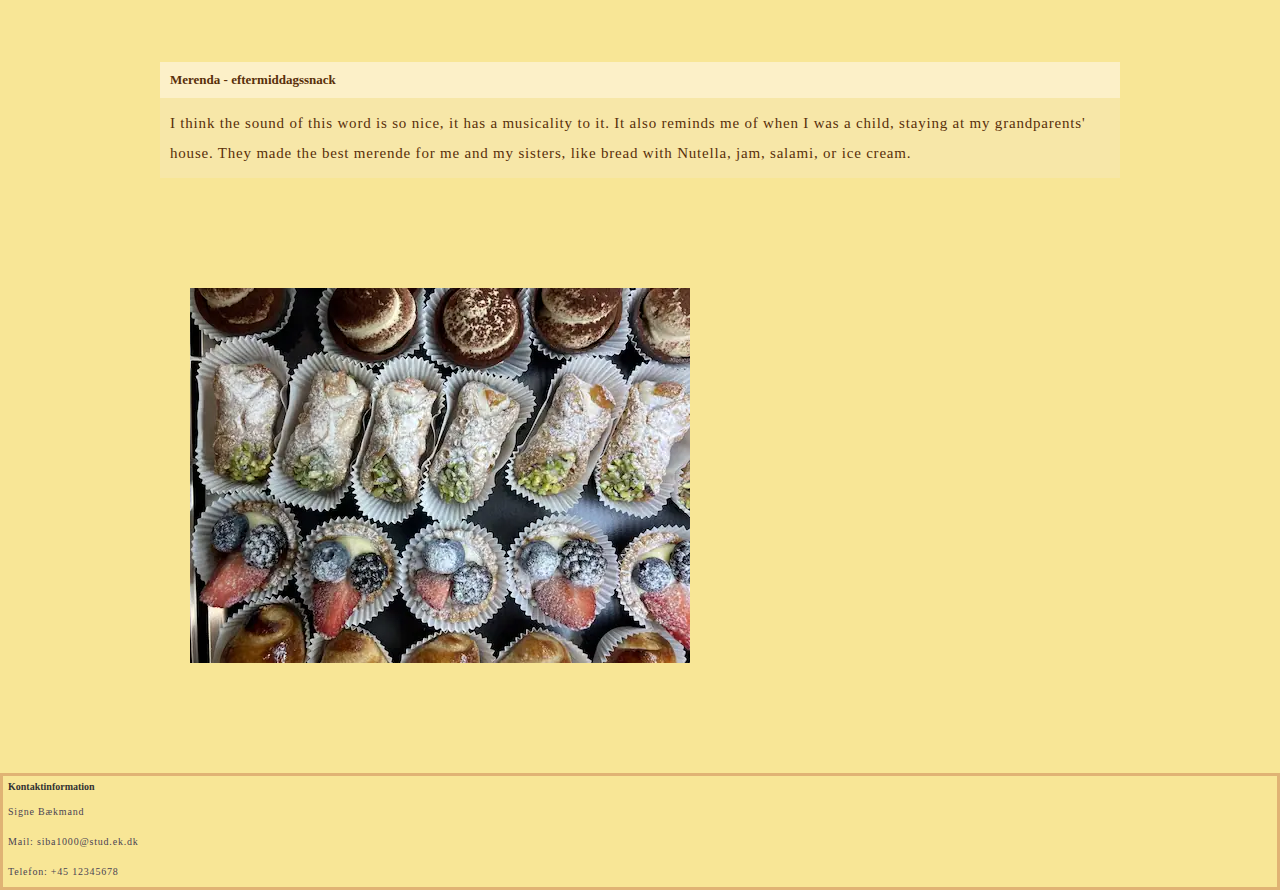
<file: norditalien_web/facts_om_italien.html>
<!DOCTYPE html>
<html lang="da">

<head>
  <meta charset="UTF-8">
  <meta name="viewport" content="width=device-width, initial-scale=1.0">
  <meta name="robots" content="noindex">
  <title>My Italy</title>
  <link rel="stylesheet" href="generel.css">
  <link rel="stylesheet" href="style.css">
  <link rel="preconnect" href="https://fonts.googleapis.com">
  <link rel="preconnect" href="https://fonts.gstatic.com" crossorigin>
  <link href="https://fonts.googleapis.com/css2?family=Bowlby+One&family=News+Cycle:wght@400;700&display=swap"
    rel="stylesheet">
  <link rel="icon" type="image/png" sizes="32x32" href="favicon_io/favicon-32x32.png">
</head>

<body>
  <header>
    <div class="logo">
      <a href="index.html">MY ITALY</a>
    </div>

    <nav>
      <ul class="menu">
        <li><a href="index.html">FORSIDE</a></li>
        <li><a href="facts_om_italien.html">FACTS OM ITALIEN</a></li>
        <li><a href="destination.html">DESTINATION NORDITALIEN</a></li>
        <li><a href="voreslokale.html">VORES LOKALE GUIDES</a></li>

      </ul>
      <button class="burger">
        <span class="line"></span>
        <span class="line"></span>
        <span class="line"></span>
      </button>
    </nav>
  </header>

  <main>
    <div class="grid_h2">
      <h2>FACTS OM ITALIEN</h2>
    </div>
    <section class="grid_1-1-1">
      <div>
        <h3>ITALIENSKE HÅNDTEGN</h3>
        <p>Italienere bruger deres kropssprog og håndtegn, når de udtrykker sig. Sommetider kan det se dramatisk eller
          alvorligt
          ud, men det er det sjældent. De har som kultur en ekspessiv og passioneret tilgang, som ofte bliver synlig,
          under deres
          samtaler. Her er nogle af dem.</p>
      </div>
    </section>


    <div class="grid_1-1-1-1">

      <div>
        <img src="webpitaly/tegn/tuttobene.webp" alt="tuttobene" class="imgtutto">
        <dl>
          <dt>Tutto bene</dt>
          <dd> All Good </dd>
        </dl>
      </div>

      <div>
        <img src="webpitaly/tegn/chemoi.webp" alt="chevuoi" class="imgche">
        <dl>
          <dt>Che vuoi</dt>
          <dd>What do you want?</dd>
        </dl>
      </div>


      <div>
        <img src="webpitaly/tegn/nonmefrega.webp" alt="nonmefrega" class="imgnon">
        <dl>
          <dt>"Non me ne frega"</dt>
          <dd>I don't care</dd>
        </dl>
      </div>

      <div>
        <img src="webpitaly/tegn/bere.webp" alt="bere" class="imgbere">
        <dl>
          <dt>Bere</dt>
          <dd>Lets drink</dd>
        </dl>
      </div>
    </div>

    <div class="grid_3">
      <h3>ORD DER BESKRIVER ITALIENERE</h3>

      <h4>Amore - Elskede</h4>
      <p> Repræsenterer de mange følelser, passion og kærlighed, som mange Italienere rummer.</p>

      <h4>Oggettivamente - objektivt</h4>
      <p> Kulturen er meget social og der er altid en chit chat eller diskussion igang. At ytre
        sine
        holdninger er en normalitet og for at beholde snakken fornuftigt er obejktivitet en nødvendighed, men også en
        måde
        hvorpå at overbevise andre om sin påstand. </p>

      <h4> Merenda - eftermiddagssnack </h4>
      <p>I think the sound of this word is so nice, it has a musicality to it. It also
        reminds me
        of when I was a child, staying at my grandparents' house. They made the best merende for me and my sisters, like
        bread
        with Nutella, jam, salami, or ice cream.
      </p>
      <img src="marta/afternoonsnack.webp" alt="afternoonsnack" class="imgsnack">
    </div>

  </main>

  <footer>
    <div class="grid_footer">
      <h6> Kontaktinformation</h6>
      <p>Signe Bækmand</p>
      <p>Mail: siba1000@stud.ek.dk</p>
      <p>Telefon: +45 12345678</p>
    </div>
  </footer>

  <script src="menu/menu.js"></script>

</body>

</html>
</file>
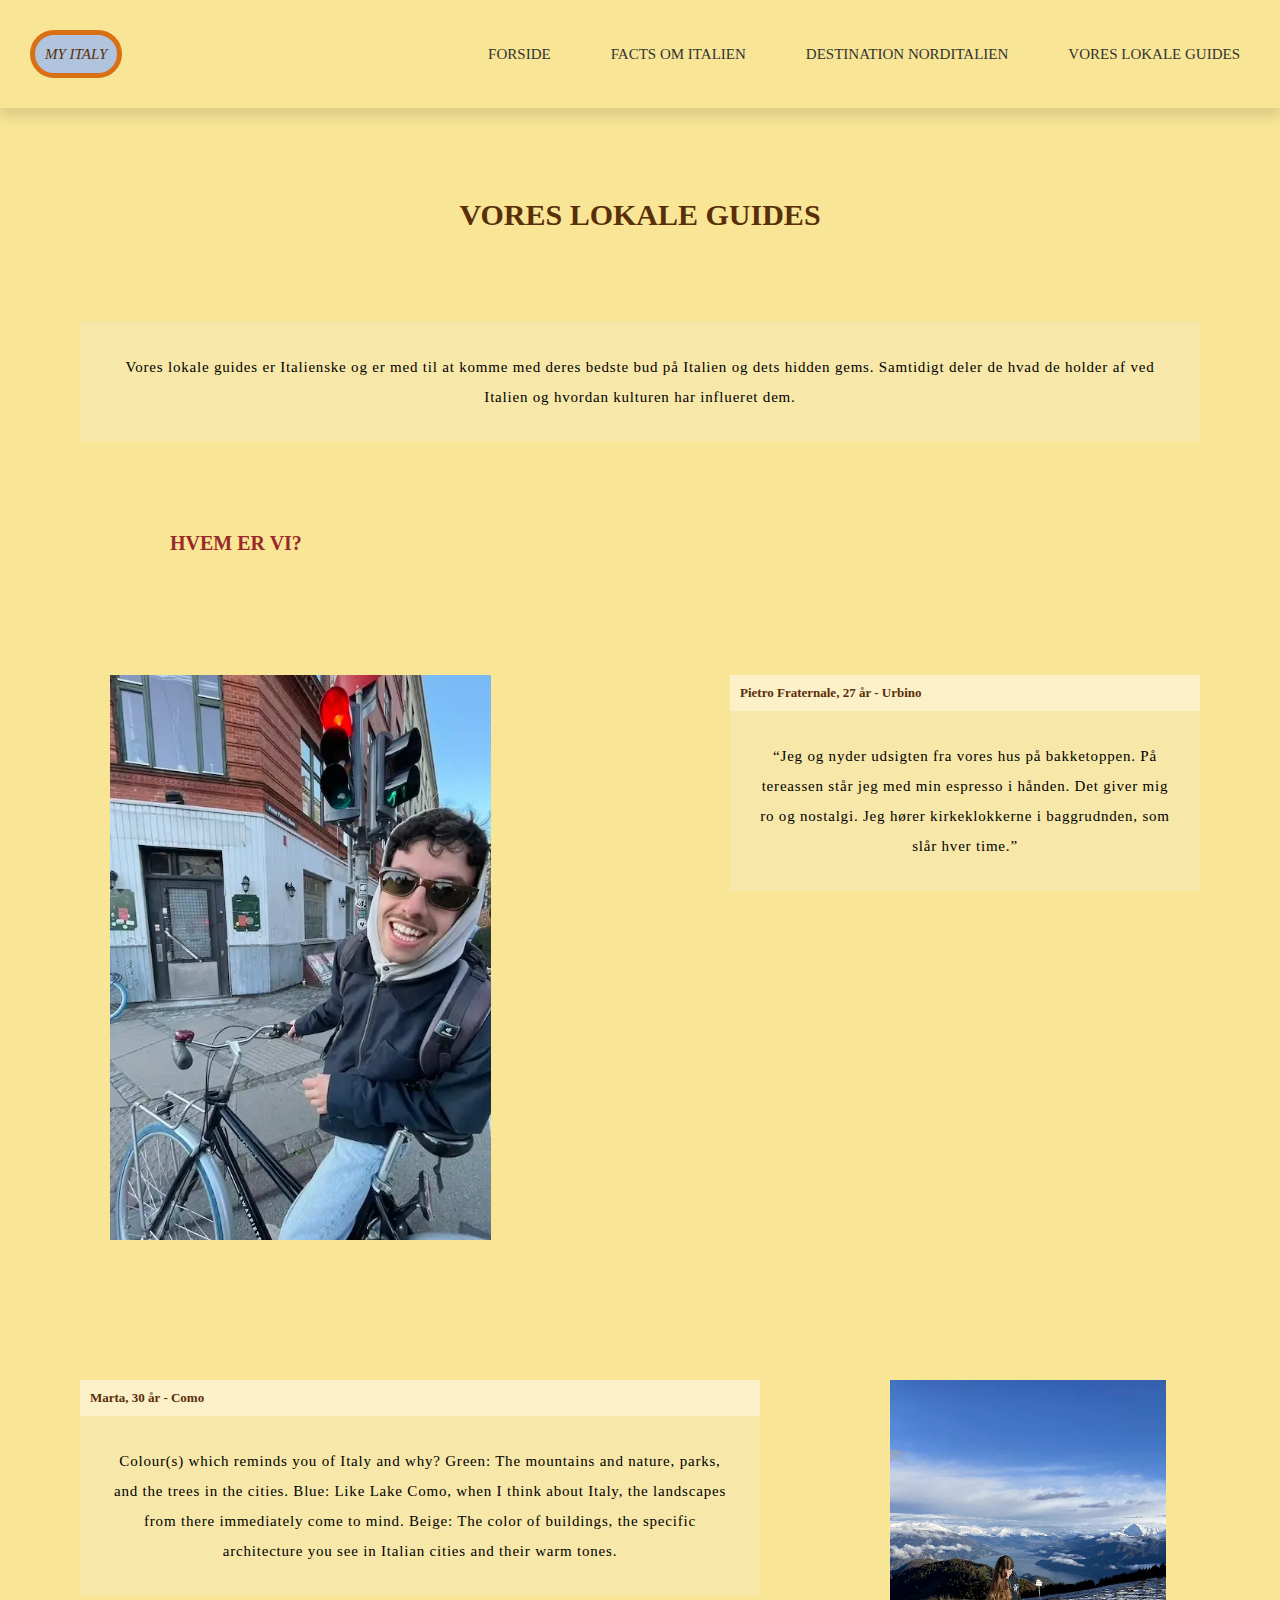
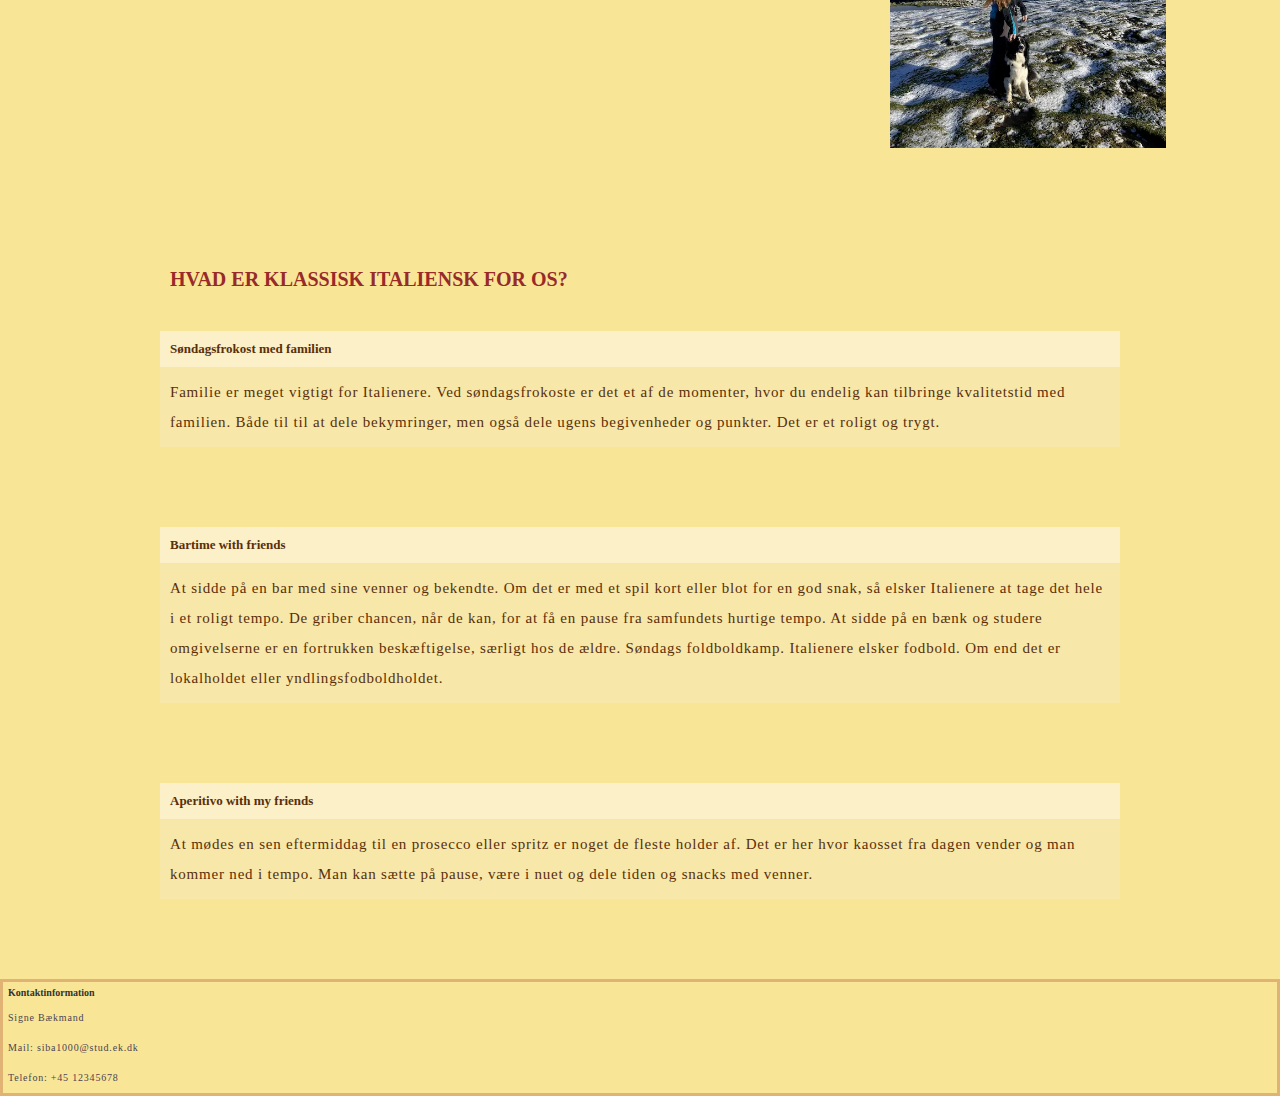
<file: norditalien_web/voreslokale.html>
<!DOCTYPE html>
<html lang="da">

<head>
  <meta charset="UTF-8">
  <meta name="viewport" content="width=device-width, initial-scale=1.0">
  <meta name="robots" content="noindex">
  <title>My Italy</title>
  <link rel="stylesheet" href="generel.css">
  <link rel="stylesheet" href="style.css">
  <link rel="preconnect" href="https://fonts.googleapis.com">
  <link rel="preconnect" href="https://fonts.gstatic.com" crossorigin>
  <link href="https://fonts.googleapis.com/css2?family=Bowlby+One&family=News+Cycle:wght@400;700&display=swap"
    rel="stylesheet">
  <link rel="icon" type="image/png" sizes="32x32" href="favicon_io/favicon-32x32.png">
</head>

<body>
  <header>
    <div class="logo">
      <a href="index.html">MY ITALY</a>
    </div>

    <nav>
      <ul class="menu">
        <li><a href="index.html">FORSIDE</a></li>
        <li><a href="facts_om_italien.html">FACTS OM ITALIEN</a></li>
        <li><a href="destination.html">DESTINATION NORDITALIEN</a></li>
        <li><a href="voreslokale.html">VORES LOKALE GUIDES</a></li>
      </ul>
      <button class="burger">
        <span class="line"></span>
        <span class="line"></span>
        <span class="line"></span>
      </button>
    </nav>
  </header>
  <main>

    <section class="grid_0-1">
      <h2>VORES LOKALE GUIDES</h2>
      <p>Vores lokale guides er Italienske og er med til at komme med deres bedste bud på Italien og dets hidden gems.
        Samtidigt
        deler de hvad de holder af ved Italien og hvordan kulturen har influeret dem.</p>
    </section>

    <div class="grid_3">
      <h3>HVEM ER VI?</h3>
    </div>

    <div class="grid_1">
      <div>
        <img src="webpitaly/guide/pietro.webp" alt="pietro" class="img15">
      </div>
      <div>
        <h4> Pietro Fraternale, 27 år - Urbino</h4>
        <p>“Jeg og nyder udsigten fra vores hus på bakketoppen. På tereassen står jeg med min espresso i hånden. Det
          giver mig ro
          og nostalgi. Jeg hører kirkeklokkerne i baggrudnden, som slår hver time.”</p>
      </div>
    </div>

    <div class="grid_2">
      <div class="order">
        <img src="marta/hikingm.webp" alt="marta" class="img16">
      </div>
      <div>
        <h4> Marta, 30 år - Como</h4>
        <p> Colour(s) which reminds you of Italy and why?
          Green: The mountains and nature, parks, and the trees in the cities.
          Blue: Like Lake Como, when I think about Italy, the landscapes from there immediately come to mind.
          Beige: The color of buildings, the specific architecture you see in Italian cities and their warm tones. <br>
        </p>
      </div>

    </div>


    <div class="grid_3">
      <div>
        <h3>HVAD ER KLASSISK ITALIENSK FOR OS?</h3>
        <h4>Søndagsfrokost med familien</h4>
        <p>Familie er meget vigtigt for Italienere. Ved søndagsfrokoste er det et af de
          momenter, hvor
          du endelig kan tilbringe kvalitetstid med familien. Både til til at dele bekymringer, men også dele ugens
          begivenheder
          og punkter. Det er et roligt og trygt.</p>
        <h4>Bartime with friends</h4>
        <p>At sidde på en bar med sine venner og bekendte. Om det er med et spil kort eller blot for en god snak, så
          elsker
          Italienere at tage det hele i et roligt tempo. De griber chancen, når de kan, for at få en pause fra
          samfundets hurtige
          tempo. At sidde på en bænk og studere omgivelserne er en fortrukken beskæftigelse, særligt hos de ældre.
          Søndags
          foldboldkamp. Italienere elsker fodbold. Om end det er lokalholdet eller yndlingsfodboldholdet.</p>
        <h4>Aperitivo with my friends</h4>
        <p>At mødes en sen eftermiddag til en prosecco eller spritz er noget de fleste holder af. Det er her hvor
          kaosset fra dagen vender og man kommer ned i tempo. Man kan sætte på pause, være i nuet og dele tiden og
          snacks med venner.</p>
      </div>
    </div>
  </main>
  <footer>
    <div class="grid_footer">
      <h6> Kontaktinformation</h6>
      <p>Signe Bækmand</p>
      <p>Mail: siba1000@stud.ek.dk</p>
      <p>Telefon: +45 12345678</p>
    </div>
  </footer>
  <script src="menu/menu.js"></script>
</body>

</html>
</file>
<file: menu/style.css>
* {
  margin: 0;
  padding: 0;
  box-sizing: border-box;
}

header {
  position: sticky;
  top: 0;
  display: flex;
  justify-content: space-between;
  align-items: center;
  padding: 20px;
  background-color: #ffffff;
  box-shadow: 0 10px 10px rgba(0, 0, 0, 0.1);
}

.logo img {
  width: 50px;
  height: 50px;
}

nav {
  display: flex;
  align-items: center;
}

.menu {
  display: flex;
  list-style: none;
  margin: 0;
  padding: 0;
}

.menu li {
  margin-right: 20px;
}

.menu li:last-child {
  margin-right: 0;
}

.menu a {
  display: block;
  padding: 10px;
  color: #333333;
  text-decoration: none;
  transition: color 0.3s;
  text-align: end;
}

.menu a:hover {
  color: #ff0000;
}

.burger {
  width: 30px;
  height: 20px;
  cursor: pointer;
}

.burger .line {
  display: block;
  width: 100%;
  height: 2px;
  background-color: #333333;
  margin-bottom: 5px;
  transition: 0.2s linear;
}
.burger {
  display: none;
}
@media screen and (max-width: 800px) {
  .menu {
    display: none;
  }
  .burger {
    display: block;
    background-color: transparent;
    border: 0;
  }
  .burger.active .line:nth-child(1) {
    transform: rotate(45deg) translate(5px, 5px);
    transition: 0.2s linear;
  }

  .burger.active .line:nth-child(2) {
    opacity: 0;
    transition: 0.15s linear;
  }

  .burger.active .line:nth-child(3) {
    transform: rotate(-45deg) translate(5px, -5px);
    transition: 0.2s linear;
  }

  nav.active .menu {
    display: block;
    background-color: #ffffff;
    position: absolute;
    top: 94px;
    left: 0;
    width: 100%;
    box-shadow: 0 10px 10px rgba(0, 0, 0, 0.1);
    z-index: 1;
  }

  nav.active .menu li {
    margin: 10px 20px;
  }

  nav.active .menu a {
    font-size: 24px;
  }
}
</file>
<file: style.css>
/*********mobilsite********/
@media (max-width: 840px) {
  .menu {
    display: none;
  }

  .burger {
    display: block;
    background-color: transparent;
    border: 0;
  }

  .burger.active .line:nth-child(1) {
    transform: rotate(45deg) translate(5px, 5px);
    transition: 0.2s linear;
  }

  .burger.active .line:nth-child(2) {
    opacity: 0;
    transition: 0.15s linear;
  }

  .burger.active .line:nth-child(3) {
    transform: rotate(-45deg) translate(5px, -5px);
    transition: 0.2s linear;
  }

  nav.active .menu {
    display: block;
    position: absolute;
    top: 94px;
    left: 0;
    width: 100%;
    box-shadow: 0 10px 10px rgba(0, 0, 0, 0.1);
    z-index: 1;
  }

  nav.active .menu li {
    margin: 10px 20px;
  }

  nav.active .menu a {
    font-size: 15px;
  }

  dt {
    margin: auto;
    padding: 6px;
    background-size: contain;
    font-family: "noto sans";
    color: #4b4453;
    font-size: 15px;
    text-align: center;
  }
  dd {
    margin: auto;
    padding: 6px;
    background-color: white;
    background-size: contain;
    font-family: "noto sans";
    color: #4b4453;
    font-size: 15px;
    text-align: center;
  }

  .h3 {
    padding-bottom: 5px;
    margin-bottom: 5px;
  }
}

/*****MOBILSITE***********/
/********FORSIDE***********/
.img {
  width: 100%;
  height: auto;
  display: block;
  object-fit: cover;
  align-self: stretch;
  padding: 80px;
  margin: 80px;
}
.grid_1-1-1-1 {
  display: grid;
  grid-template-columns: 1fr;
  margin: 5rem;
  gap: 5rem;
}

.grid_1-1-1-1 p {
  margin-top: 0px;
  font-size: 12px;
}

.grid_1-1 {
  margin-top: 80px;
  margin-bottom: 80px;
}

.grid_2-1 {
  margin-top: 80px;
  margin-bottom: 80px;
}
.grid_2-1 p {
  font-style: italic;
}

/*************** facts om italien ***************/

.grid_3 p {
  font-family: "Source Sans Pro";
  font-size: 15px;
  font-style: normal;
  color: #592f0a;
  text-align: left;
  padding: 10px;
  margin: 0px 80px 80px 80px;
}
.grid_3 h4 {
  margin-top: 30px;
  margin-bottom: 0px;
}

.grid_1-1-1 h3 {
  margin: 80px 80px 0px 80px;
}
.grid_3 h3 {
  margin: 80px 80px 0px 80px;
}
.imgsnack {
  width: 80%;
  height: auto;
  margin: 50px;
}

/*************** destination ***************/
.grid_1-1-1-1 {
  display: grid;
  grid-template-columns: 1fr;
  margin: 5px;
  gap: 5px;
}

.grid_1-1-1-1 h4 {
  font-family: "futura";
  font-size: 16px;
  font-style: normal;
  color: #592f0a;
  text-align: left;
  font-weight: 700;
  margin: 10px;
  padding: 10px;
}

.grid_1-1-1-1 p {
  text-align: left;
  margin: 10px;
  padding: 10px;
  height: auto;
}

.img5 {
  width: 80%;
  height: auto;
  margin: 50px;
  padding: 50px;
}
.img15 {
  width: 70%;
  height: auto;
  margin: 0px 80px 0px 80px;
  padding: 30px;
}
.img16 {
  width: 80%;
  height: auto;
  margin: 0px 80px 0px 50px;
  padding: 30px;
}
.grid_1-1-1-1 h4 {
  font-family: "futura";
  font-size: 16px;
  font-style: normal;
  color: #592f0a;
  text-align: left;
  font-weight: 700;
  margin: 10px;
  padding: 10px;
}

.grid_1-1-1-1 img {
  width: 100%;
  height: auto;
  display: block;
  padding: 10px;
  margin: 10px;
}

/*******vores lokale guides*******/
.grid_0-1 p {
  margin: 80px;
}

/*************** desktop ***************/
@media (min-width: 840px) {
  .img {
    width: auto;
    height: 100%;
    display: block;
    object-fit: cover;
    align-self: stretch;
  }

  .grid_1-1 {
    margin: 0px 80px 80px 80px;
  }

  .grid_1-1-1-1 {
    display: grid;
    grid-template-columns: repeat(4, 1fr);
    gap: 10px;
    padding: 80px;
    margin: 30px 80px 80px 80px;
  }

  .grid_1-1-1-1 img {
    height: 360px;
  }

  .grid_2-1 {
    display: grid;
    grid-template-columns: 2fr 1fr;
    order: -1;
    margin: 80px;
  }
  .grid_2-1 p {
    font-style: italic;
  }

  .imgsol {
    width: 80%;
    height: auto;
    margin-left: 80px;
  }

  /*********facts om italien**********/

  .grid_1-1-1 h3 p {
    margin: 50px;
    padding: 50px;
    text-align: left;
  }
  .grid_1-1-1 {
    margin: 0px 80px 0px 80px;
  }

  .grid_1-1-1-1 dl {
    display: grid;
    grid-template-columns: 1fr;
    margin: 10px;
  }

  .grid_1-1-1-1 p {
    display: grid;
    grid-template-columns: 1fr;
    text-align: left;
  }

  .imgsnack {
    width: 50%;
    height: auto;
    margin: 80px;
  }

  .grid_3 {
    margin: 80px 80px 80px 80px;
  }

  /*********destination**********/
  .img5 {
    width: 80%;
    height: auto;
    margin: 80px;
  }

  .search-input {
    width: 1040px;
  }

  /*********vores lokale guides********/

  .grid_0-1 p {
    margin: 80px;
  }

  .grid_2 {
    display: grid;
    grid-template-columns: 2fr 1fr;
    gap: 20px;
    margin-bottom: 80px;
  }

  .grid_1 {
    display: grid;
    grid-template-columns: 1fr 1fr;
    gap: 20px;
    margin-bottom: 80px;
  }
  .order {
    order: 1;
  }
  .grid_1 p h4 {
    margin: 0px 80px 0px 0px;
  }

  .grid_2 p h4 {
    margin: 0px 0px 0px 80px;
  }

  .img15 {
    width: 70%;
    height: auto;
    margin: 0px 0px 0px 80px;
    padding: 30px;
  }
  .img16 {
    width: 80%;
    height: auto;
    margin: 0px 80px 0px 0px;
    padding: 30px;
  }
}
</file>
<file: norditalien_web/style.css>
/*********mobilsite********/
@media (max-width: 840px) {
  .menu {
    display: none;
  }

  .burger {
    display: block;
    background-color: transparent;
    border: 0;
  }

  .burger.active .line:nth-child(1) {
    transform: rotate(45deg) translate(5px, 5px);
    transition: 0.2s linear;
  }

  .burger.active .line:nth-child(2) {
    opacity: 0;
    transition: 0.15s linear;
  }

  .burger.active .line:nth-child(3) {
    transform: rotate(-45deg) translate(5px, -5px);
    transition: 0.2s linear;
  }

  nav.active .menu {
    display: block;
    position: absolute;
    top: 94px;
    left: 0;
    width: 100%;
    box-shadow: 0 10px 10px rgba(0, 0, 0, 0.1);
    z-index: 1;
  }

  nav.active .menu li {
    margin: 10px 20px;
  }

  nav.active .menu a {
    font-size: 15px;
  }

  dt {
    margin: auto;
    padding: 6px;
    background-size: contain;
    font-family: "noto sans";
    color: #4b4453;
    font-size: 15px;
    text-align: center;
  }
  dd {
    margin: auto;
    padding: 6px;
    background-color: white;
    background-size: contain;
    font-family: "noto sans";
    color: #4b4453;
    font-size: 15px;
    text-align: center;
  }

  .h3 {
    padding-bottom: 5px;
    margin-bottom: 5px;
  }
}

/*****MOBILSITE***********/
/********FORSIDE***********/
.img {
  width: 100%;
  height: auto;
  display: block;
  object-fit: cover;
  align-self: stretch;
  padding: 80px;
  margin: 80px;
}
.grid_1-1-1-1 {
  display: grid;
  grid-template-columns: 1fr;
  margin: 5rem;
  gap: 5rem;
}

.grid_1-1-1-1 p {
  margin-top: 0px;
  font-size: 12px;
}

.grid_1-1 {
  margin-top: 80px;
  margin-bottom: 80px;
}

.grid_2-1 {
  margin-top: 80px;
  margin-bottom: 80px;
}
.grid_2-1 p {
  font-style: italic;
}

/*************** facts om italien ***************/

.grid_3 p {
  font-family: "Source Sans Pro";
  font-size: 15px;
  font-style: normal;
  color: #592f0a;
  text-align: left;
  padding: 10px;
  margin: 0px 80px 80px 80px;
}
.grid_3 h4 {
  margin-top: 30px;
  margin-bottom: 0px;
}

.grid_1-1-1 h3 {
  margin: 80px 80px 0px 80px;
}
.grid_3 h3 {
  margin: 80px 80px 0px 80px;
}
.imgsnack {
  width: 80%;
  height: auto;
  margin: 50px;
}

/*************** destination ***************/
.grid_1-1-1-1 {
  display: grid;
  grid-template-columns: 1fr;
  margin: 5px;
  gap: 5px;
}

.grid_1-1-1-1 h4 {
  font-family: "futura";
  font-size: 16px;
  font-style: normal;
  color: #592f0a;
  text-align: left;
  font-weight: 700;
  margin: 10px;
  padding: 10px;
}

.grid_1-1-1-1 p {
  text-align: left;
  margin: 10px;
  padding: 10px;
  height: auto;
}

.img5 {
  width: 80%;
  height: auto;
  margin: 50px;
  padding: 50px;
}
.img15 {
  width: 70%;
  height: auto;
  margin: 0px 80px 0px 80px;
  padding: 30px;
}
.img16 {
  width: 80%;
  height: auto;
  margin: 0px 80px 0px 50px;
  padding: 30px;
}
.grid_1-1-1-1 h4 {
  font-family: "futura";
  font-size: 16px;
  font-style: normal;
  color: #592f0a;
  text-align: left;
  font-weight: 700;
  margin: 10px;
  padding: 10px;
}

.grid_1-1-1-1 img {
  width: 100%;
  height: auto;
  display: block;
  padding: 10px;
  margin: 10px;
}

/*******vores lokale guides*******/
.grid_0-1 p {
  margin: 80px;
}

/*************** desktop ***************/
@media (min-width: 840px) {
  .img {
    width: auto;
    height: 100%;
    display: block;
    object-fit: cover;
    align-self: stretch;
  }

  .grid_1-1 {
    margin: 0px 80px 80px 80px;
  }

  .grid_1-1-1-1 {
    display: grid;
    grid-template-columns: repeat(4, 1fr);
    gap: 10px;
    padding: 80px;
    margin: 30px 80px 80px 80px;
  }

  .grid_1-1-1-1 img {
    height: 360px;
  }

  .grid_2-1 {
    display: grid;
    grid-template-columns: 2fr 1fr;
    order: -1;
    margin: 80px;
  }
  .grid_2-1 p {
    font-style: italic;
  }

  .imgsol {
    width: 80%;
    height: auto;
    margin-left: 80px;
  }

  /*********facts om italien**********/

  .grid_1-1-1 h3 p {
    margin: 50px;
    padding: 50px;
    text-align: left;
  }
  .grid_1-1-1 {
    margin: 0px 80px 0px 80px;
  }

  .grid_1-1-1-1 dl {
    display: grid;
    grid-template-columns: 1fr;
    margin: 10px;
  }

  .grid_1-1-1-1 p {
    display: grid;
    grid-template-columns: 1fr;
    text-align: left;
  }

  .imgsnack {
    width: 50%;
    height: auto;
    margin: 80px;
  }

  .grid_3 {
    margin: 80px 80px 80px 80px;
  }

  /*********destination**********/
  .img5 {
    width: 80%;
    height: auto;
    margin: 80px;
  }

  .search-input {
    width: 1040px;
  }

  /*********vores lokale guides********/

  .grid_0-1 p {
    margin: 80px;
  }

  .grid_2 {
    display: grid;
    grid-template-columns: 2fr 1fr;
    gap: 20px;
    margin-bottom: 80px;
  }

  .grid_1 {
    display: grid;
    grid-template-columns: 1fr 1fr;
    gap: 20px;
    margin-bottom: 80px;
  }
  .order {
    order: 1;
  }
  .grid_1 p h4 {
    margin: 0px 80px 0px 0px;
  }

  .grid_2 p h4 {
    margin: 0px 0px 0px 80px;
  }

  .img15 {
    width: 70%;
    height: auto;
    margin: 0px 0px 0px 80px;
    padding: 30px;
  }
  .img16 {
    width: 80%;
    height: auto;
    margin: 0px 80px 0px 0px;
    padding: 30px;
  }
}
</file>
<file: generel.css>
/*************** Reset *********************/
img {
  width: 100%;
  height: auto;
  display: block;
  padding: 30px;
}

* {
  margin: 0;
  padding: 0;
  box-sizing: border-box;
  background-color: #f8e696;
}

/*************** menu *******************/
header {
  position: sticky;
  top: 0;
  display: flex;
  justify-content: space-between;
  align-items: center;
  padding: 20px;
  box-shadow: 0 10px 10px rgba(0, 0, 0, 0.1);
}

.logo {
  margin: 10px;
  padding: 10px;
  display: inline-block;
  border: 5px;
  border-radius: 80px;
  background-color: lightsteelblue;
  border-width: 5px;
  border-color: #d97014;
  border-style: solid;
}

.logo a {
  font-family: "josefin sans";
  font-size: 15px;
  color: #592f0a;
  font-style: italic;
  text-decoration: none;
  background-color: #b0c4de;
}

.menu {
  display: flex;
  list-style: none;
  margin: 0;
  padding: 0;
}

.menu li {
  margin-right: 20px;
}

.menu li:last-child {
  margin-right: 0;
}

.menu a {
  font-family: "Hiragino Sans GB";
  font-size: 15px;
  font-style: normal;
  display: block;
  padding: 20px;
  color: #333333;
  text-decoration: none;
  transition: color 0.3s;
  text-align: end;
}

.menu a:hover {
  color: rgb(201, 134, 85);
}

.burger {
  width: 30px;
  height: 20px;
  cursor: pointer;
}

.burger .line {
  display: block;
  width: 100%;
  height: 2px;
  background-color: #333333;
  margin-bottom: 5px;
  transition: 0.2s linear;
}

.burger {
  display: none;
}

.burger {
  width: 30px;
  height: 20px;
  cursor: pointer;
}

.burger .line {
  display: block;
  width: 100%;
  height: 2px;
  background-color: #333333;
  margin-bottom: 5px;
  transition: 0.2s linear;
}
.burger {
  display: none;
}

/*************** Forside *********************/
h1 {
  font-family: "Bowlby One";
  font-size: 45px;
  font-style: normal;
  color: #a61f1f;
  text-align: center;
  font-weight: 900;
  margin: 20px;
  padding: 20px;
}

h2 {
  font-family: "Hiragino Kaku Gothic Pro";
  font-size: 30px;
  color: #592f0a;
  text-align: center;
  font-weight: 700;
  margin: 30px 30px 0 30px;
  padding: 10px;
  border-radius: 10px;
  border-color: #a69f3c;
  margin-top: 80px;
}

p {
  font-family: "Hiragino Sans GB";
  font-size: 15px;
  font-style: normal;
  font-weight: 200;
  color: black;
  letter-spacing: 0.05rem;
  margin: 0px 80px 0px 80px;
  padding: 30px;
  text-align: center;
  line-height: 2;
  background-color: #f2eadf41;
}

/****************** facts om italien ***********************/

h3 {
  font-family: "Galvji";
  font-size: 20px;
  font-style: normal;
  color: #982a2a;
  text-align: left;
  font-weight: 700;
  margin: 30px 30px 0 30px;
  padding: 10px;
}

.grid_1-1-1-1 {
  background-size: contain;
  font-family: "Bodoni 72 Oldstyle";
  font-style: italic;
  color: #4b4453;
  font-size: 18px;
  text-align: center;
  padding: 10px;
  margin: 80px 80px 80px 80px;
}

dd {
  background-color: white;
  background-size: contain;
  font-family: "Bodoni 72 Oldstyle";
  font-style: oblique;
  color: #4b4453;
  font-size: 18px;
  text-align: center;
  padding: 5px;
}

h4 {
  font-family: "futura";
  font-size: 13px;
  font-style: normal;
  color: #592f0a;
  text-align: left;
  font-weight: 700;
  margin: 30px 80px 0px 80px;
  padding: 10px;
  background-color: #fffaf489;
}

/***************** destination***************/

.grid_1-1-1-1 h4 {
  font-family: "futura";
  font-size: 18px;
  font-style: normal;
  color: #592f0a;
  text-align: left;
  font-weight: 700;
  margin: 10px;
  padding: 10px;
}

.grid_1-1-1-1 img {
  width: 100%;
  height: auto;
  display: block;
  padding: 30px;
  margin: 30px;
}

/*************** voreslokale*****/

.grid_1 p h4 {
  text-align: center;
  height: auto;
  width: 80%;
}
.grid_2 p h4 {
  text-align: center;
  height: auto;
  width: 80%;
}
/*************** footer *********************/

.grid_footer {
  margin: auto;
  background-size: contain;
  font-family: "noto sans";
  color: #4b4453;
  font-size: 15px;
  text-align: left;
  border-style: solid;
  border-color: rgba(201, 133, 85, 0.525);
}

h6 {
  text-align: left;
  color: #333333;
  font-size: 10px;
  margin: auto;
  padding: 5px;
  background-size: contain;
  font-family: "noto sans";
  text-align: left;
}

.grid_footer p {
  margin: auto;
  padding: 5px;
  background-size: contain;
  font-family: "noto sans";
  color: #4b4453;
  font-size: 10px;
  text-align: left;
  background-color: #f8e696;
}

/************* DESKTOP *************/
@media (min-width: 840px) {
  .grid_3 .p {
    text-align: left;
  }
}
</file>
<file: norditalien_web/generel.css>
/*************** Reset *********************/
img {
  width: 100%;
  height: auto;
  display: block;
  padding: 30px;
}

* {
  margin: 0;
  padding: 0;
  box-sizing: border-box;
  background-color: #f8e696;
}

/*************** menu *******************/
header {
  position: sticky;
  top: 0;
  display: flex;
  justify-content: space-between;
  align-items: center;
  padding: 20px;
  box-shadow: 0 10px 10px rgba(0, 0, 0, 0.1);
}

.logo {
  margin: 10px;
  padding: 10px;
  display: inline-block;
  border: 5px;
  border-radius: 80px;
  background-color: lightsteelblue;
  border-width: 5px;
  border-color: #d97014;
  border-style: solid;
}

.logo a {
  font-family: "josefin sans";
  font-size: 15px;
  color: #592f0a;
  font-style: italic;
  text-decoration: none;
  background-color: #b0c4de;
}

.menu {
  display: flex;
  list-style: none;
  margin: 0;
  padding: 0;
}

.menu li {
  margin-right: 20px;
}

.menu li:last-child {
  margin-right: 0;
}

.menu a {
  font-family: "Hiragino Sans GB";
  font-size: 15px;
  font-style: normal;
  display: block;
  padding: 20px;
  color: #333333;
  text-decoration: none;
  transition: color 0.3s;
  text-align: end;
}

.menu a:hover {
  color: rgb(201, 134, 85);
}

.burger {
  width: 30px;
  height: 20px;
  cursor: pointer;
}

.burger .line {
  display: block;
  width: 100%;
  height: 2px;
  background-color: #333333;
  margin-bottom: 5px;
  transition: 0.2s linear;
}

.burger {
  display: none;
}

.burger {
  width: 30px;
  height: 20px;
  cursor: pointer;
}

.burger .line {
  display: block;
  width: 100%;
  height: 2px;
  background-color: #333333;
  margin-bottom: 5px;
  transition: 0.2s linear;
}
.burger {
  display: none;
}

/************************ web fonts ********************/
@font-face {
  font-family: "BowlyOne-Regular";
  src: url("https://fonts.googleapis.com/css2?family=Bowlby+One&family=News+Cycle:wght@400;700&display=swap");
  font-weight: normal;
  font-style: normal;
}
/*************** Forside *********************/
h1 {
  font-family: "Bowlby One";
  font-size: 45px;
  font-style: normal;
  color: #a61f1f;
  text-align: center;
  font-weight: 900;
  margin: 20px;
  padding: 20px;
}

h2 {
  font-family: "Hiragino Kaku Gothic Pro";
  font-size: 30px;
  color: #592f0a;
  text-align: center;
  font-weight: 700;
  margin: 30px 30px 0 30px;
  padding: 10px;
  border-radius: 10px;
  border-color: #a69f3c;
  margin-top: 80px;
}

p {
  font-family: "Hiragino Sans GB";
  font-size: 15px;
  font-style: normal;
  font-weight: 200;
  color: black;
  letter-spacing: 0.05rem;
  margin: 0px 80px 0px 80px;
  padding: 30px;
  text-align: center;
  line-height: 2;
  background-color: #f2eadf41;
}

/****************** facts om italien ***********************/

h3 {
  font-family: "Galvji";
  font-size: 20px;
  font-style: normal;
  color: #982a2a;
  text-align: left;
  font-weight: 700;
  margin: 30px 30px 0 30px;
  padding: 10px;
}

.grid_1-1-1-1 {
  background-size: contain;
  font-family: "Bodoni 72 Oldstyle";
  font-style: italic;
  color: #4b4453;
  font-size: 18px;
  text-align: center;
  padding: 10px;
  margin: 80px 80px 80px 80px;
}

dd {
  background-color: white;
  background-size: contain;
  font-family: "Bodoni 72 Oldstyle";
  font-style: oblique;
  color: #4b4453;
  font-size: 18px;
  text-align: center;
  padding: 5px;
}

h4 {
  font-family: "futura";
  font-size: 13px;
  font-style: normal;
  color: #592f0a;
  text-align: left;
  font-weight: 700;
  margin: 30px 80px 0px 80px;
  padding: 10px;
  background-color: #fffaf489;
}

/***************** destination***************/

.grid_1-1-1-1 h4 {
  font-family: "futura";
  font-size: 18px;
  font-style: normal;
  color: #592f0a;
  text-align: left;
  font-weight: 700;
  margin: 10px;
  padding: 10px;
}

.grid_1-1-1-1 img {
  width: 100%;
  height: auto;
  display: block;
  padding: 30px;
  margin: 30px;
}

/*************** voreslokale*****/

.grid_1 p h4 {
  text-align: center;
  height: auto;
  width: 80%;
}
.grid_2 p h4 {
  text-align: center;
  height: auto;
  width: 80%;
}
/*************** footer *********************/

.grid_footer {
  margin: auto;
  background-size: contain;
  font-family: "noto sans";
  color: #4b4453;
  font-size: 15px;
  text-align: left;
  border-style: solid;
  border-color: rgba(201, 133, 85, 0.525);
}

h6 {
  text-align: left;
  color: #333333;
  font-size: 10px;
  margin: auto;
  padding: 5px;
  background-size: contain;
  font-family: "noto sans";
  text-align: left;
}

.grid_footer p {
  margin: auto;
  padding: 5px;
  background-size: contain;
  font-family: "noto sans";
  color: #4b4453;
  font-size: 10px;
  text-align: left;
  background-color: #f8e696;
}

/************* DESKTOP *************/
@media (min-width: 840px) {
  .grid_3 .p {
    text-align: left;
  }
}
</file>
